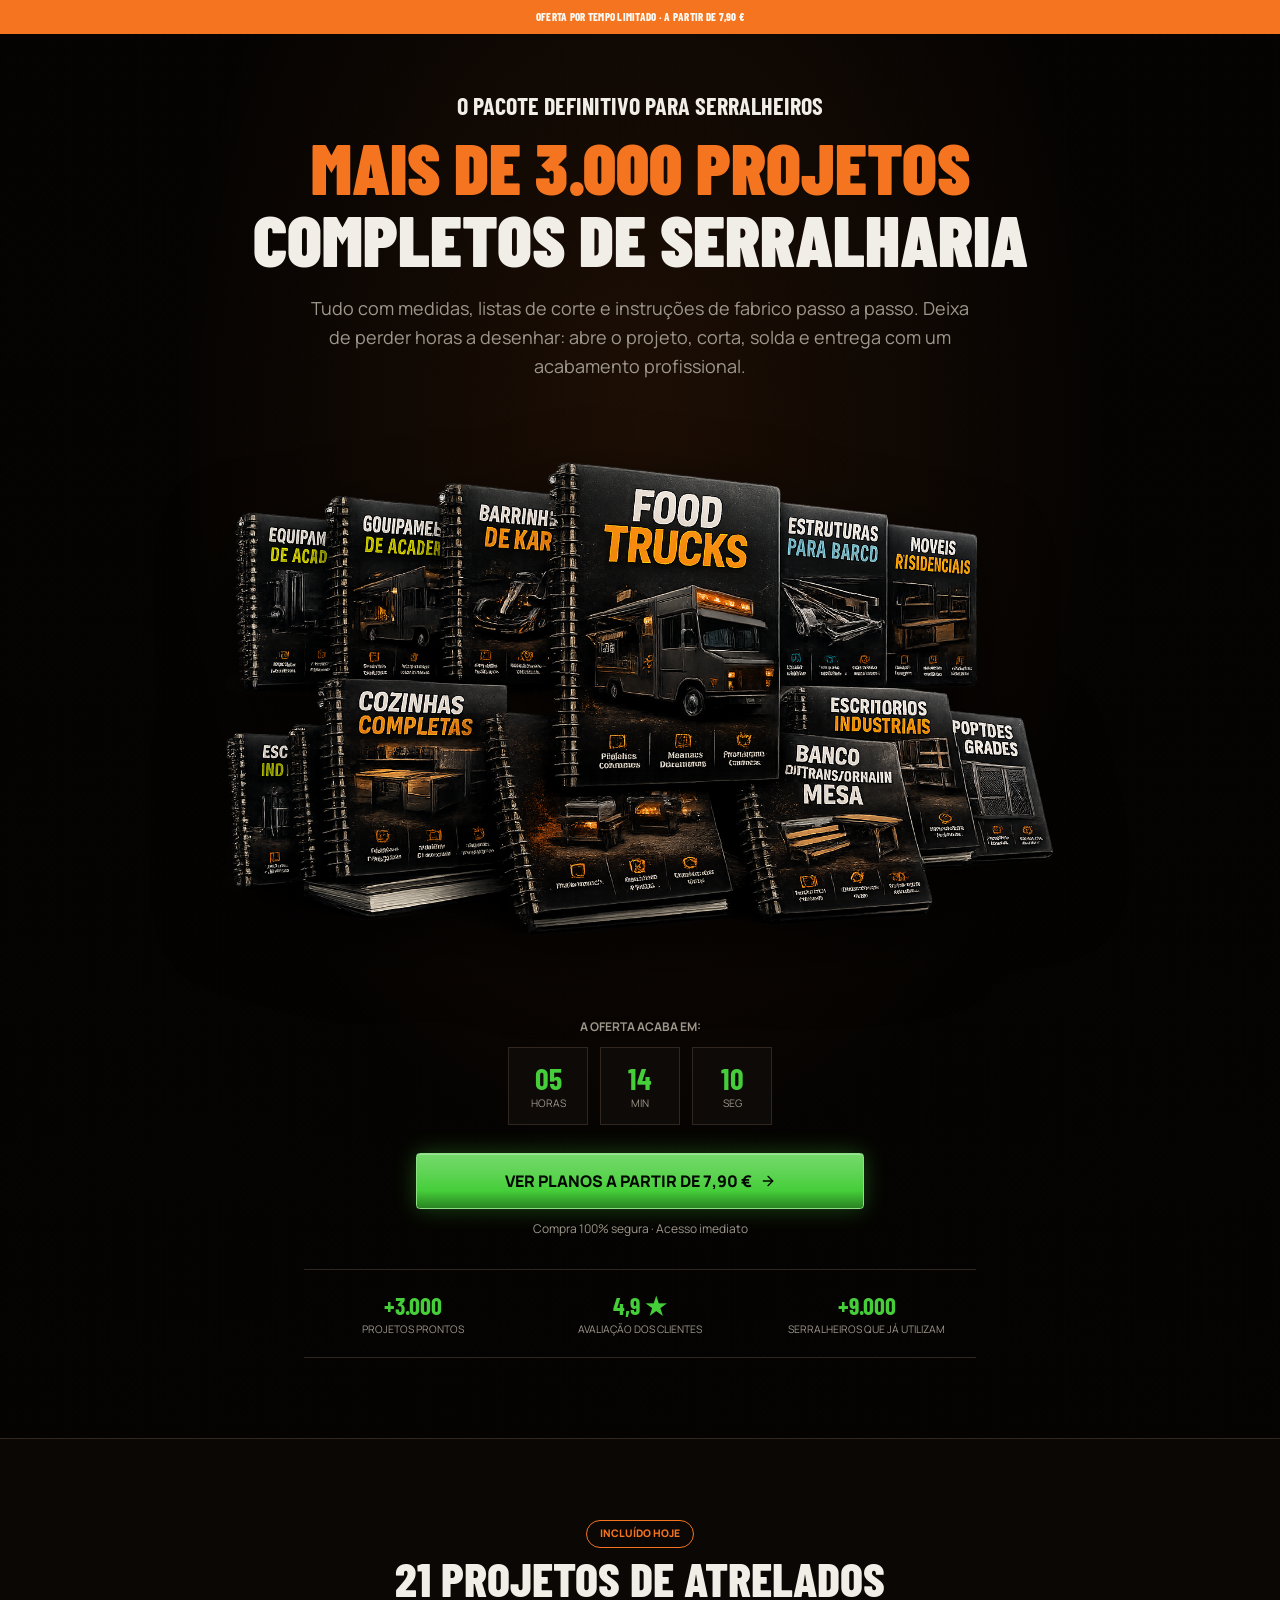
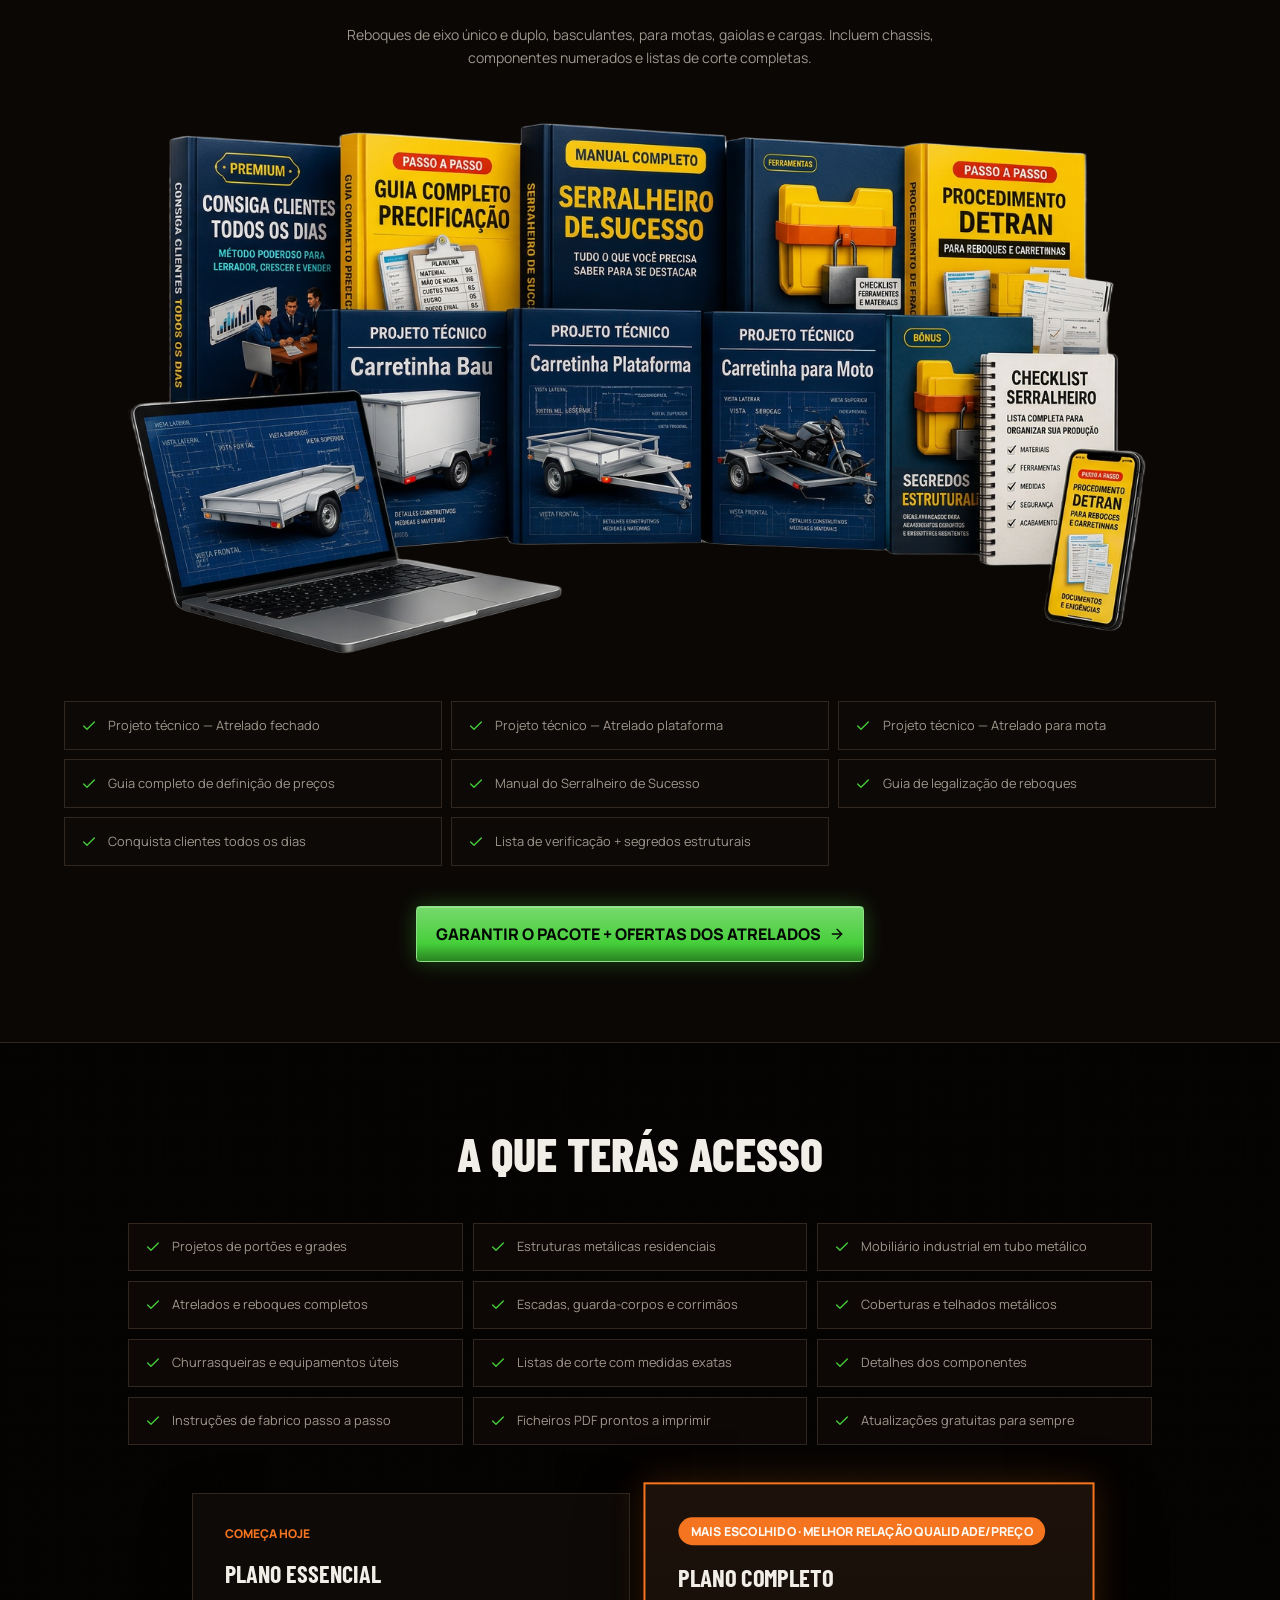
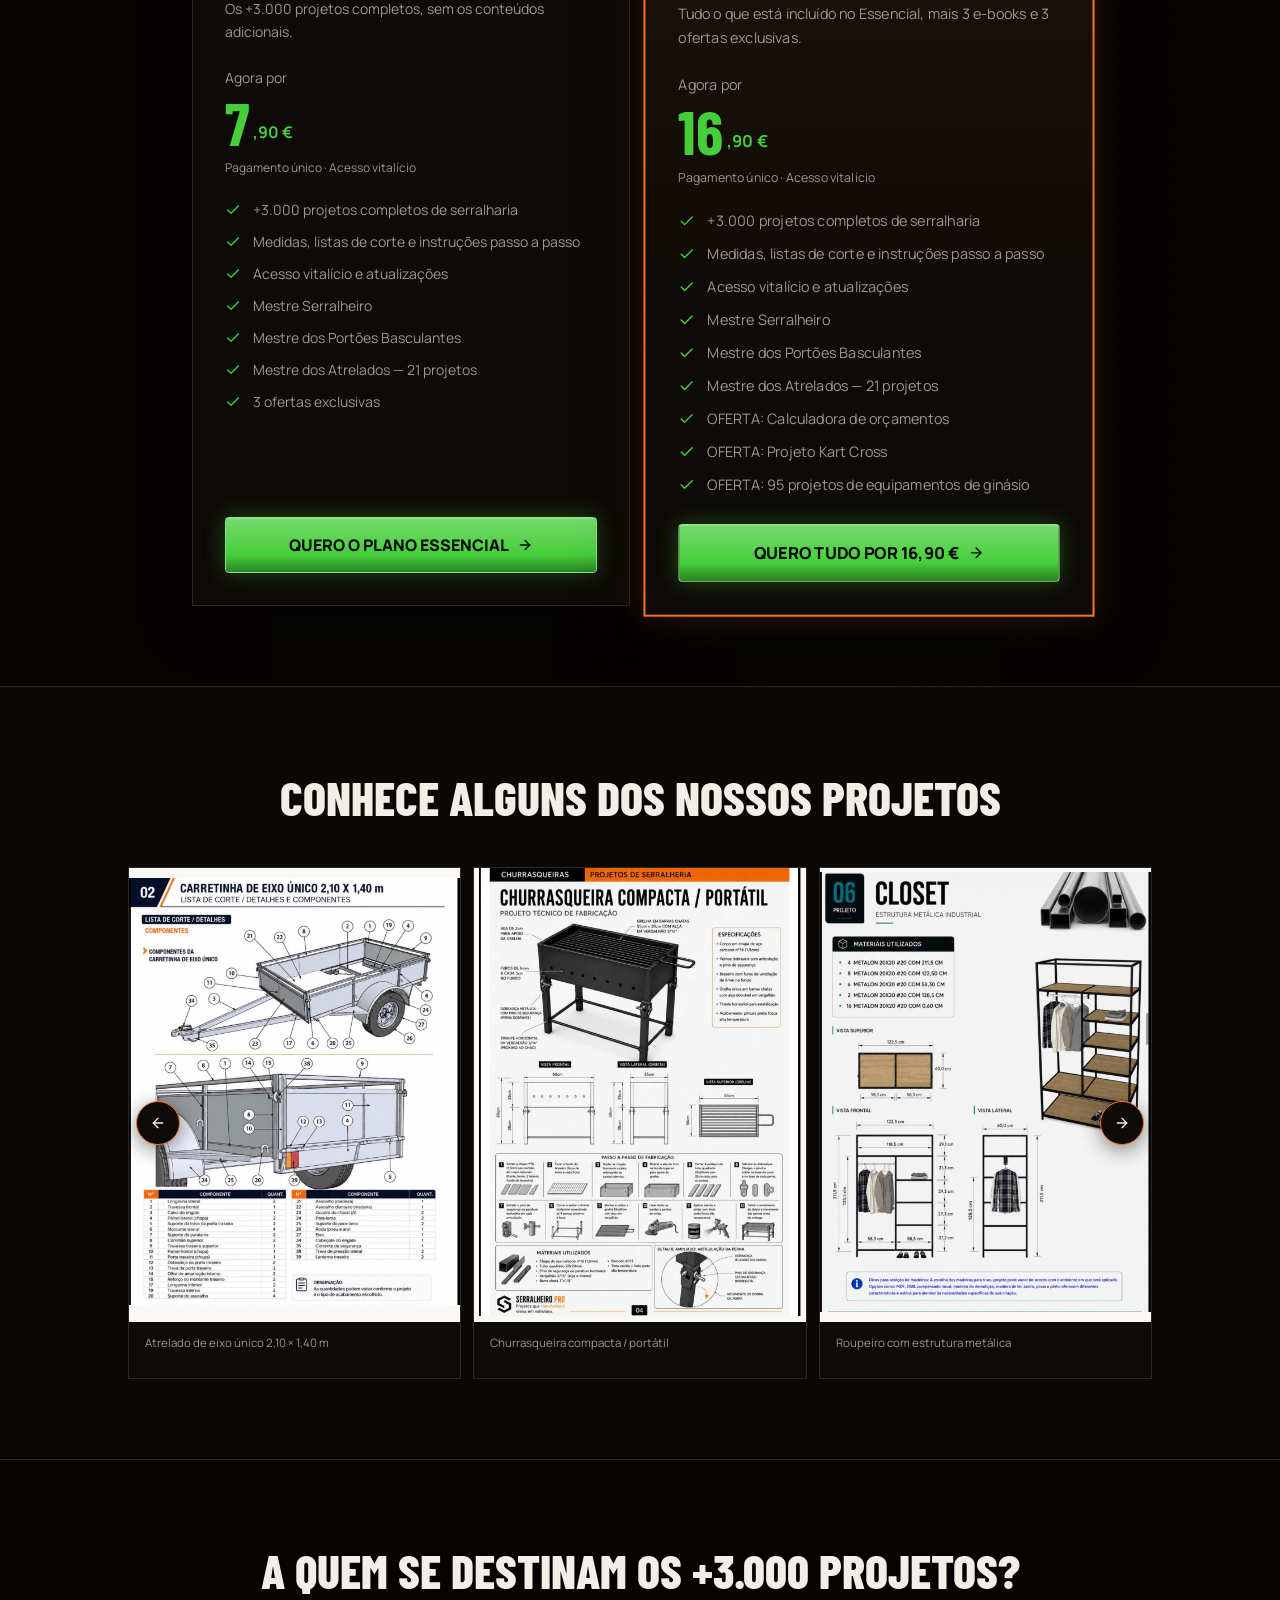
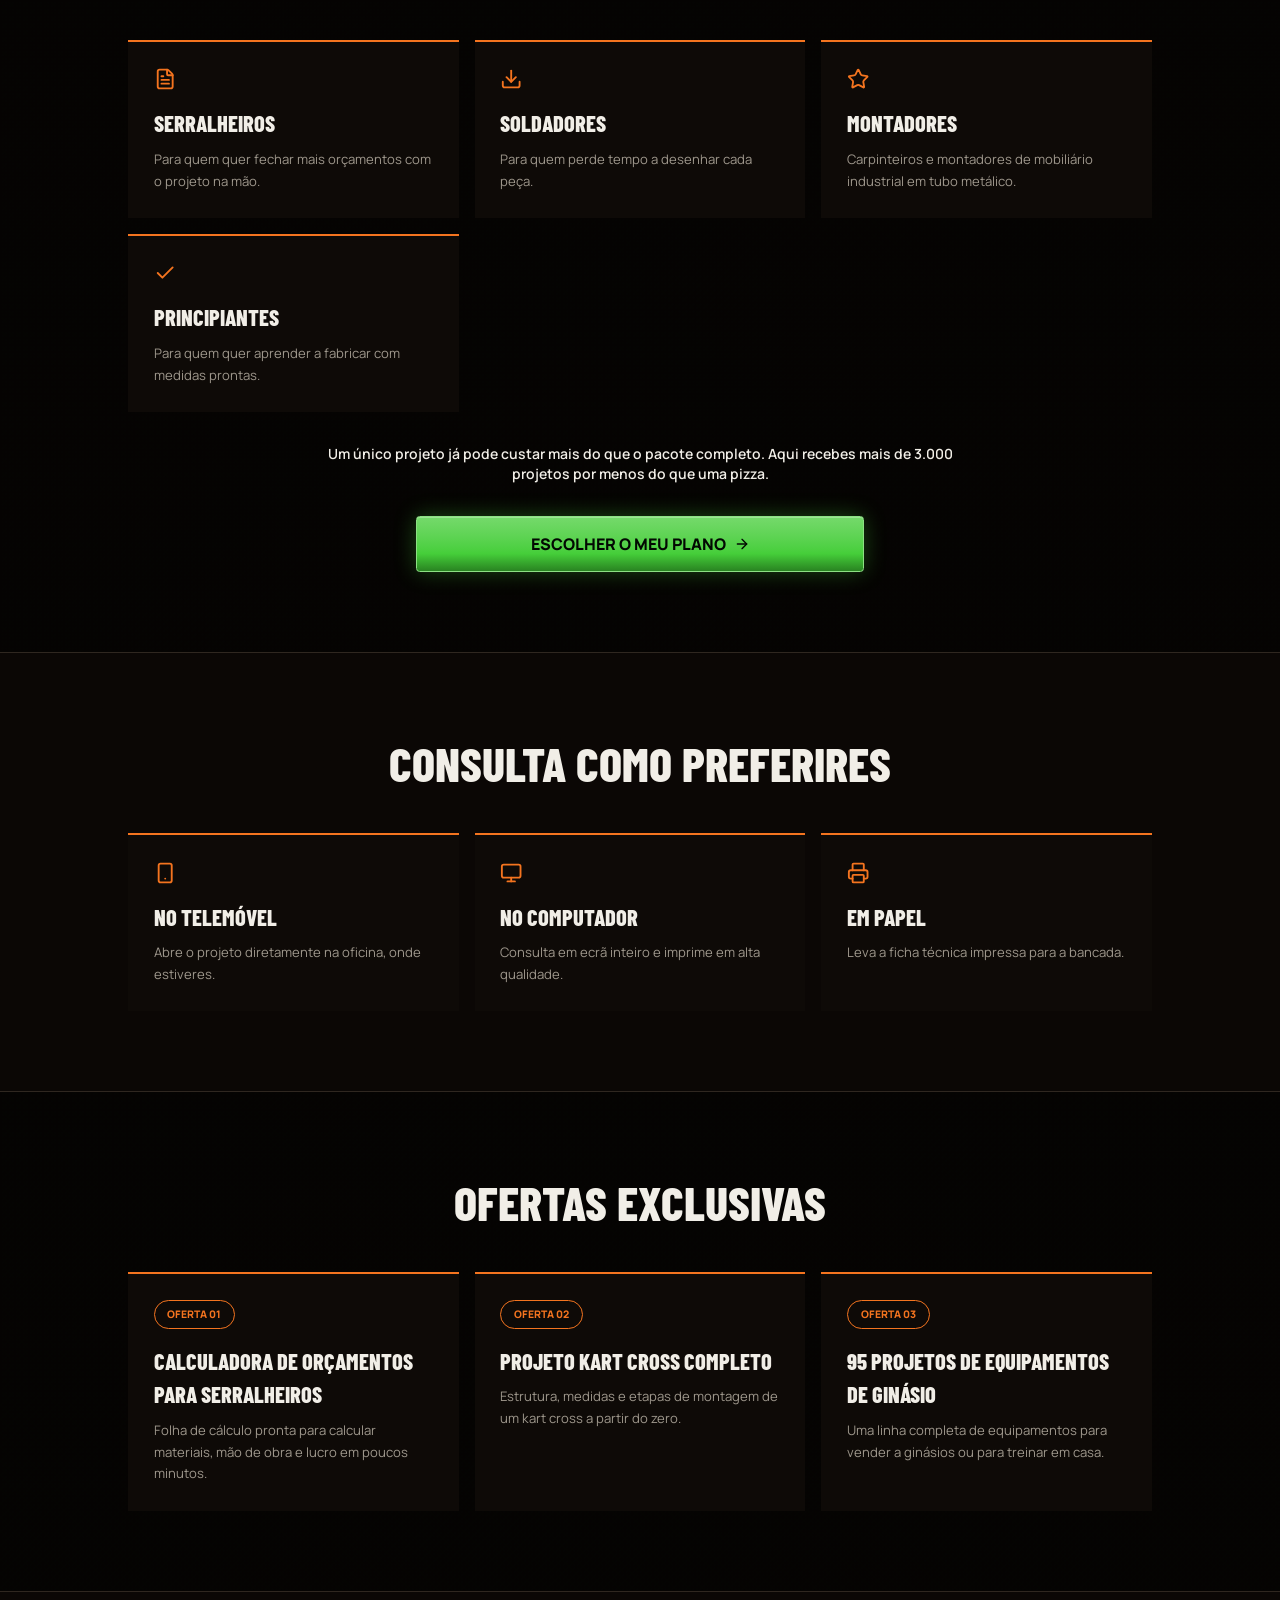
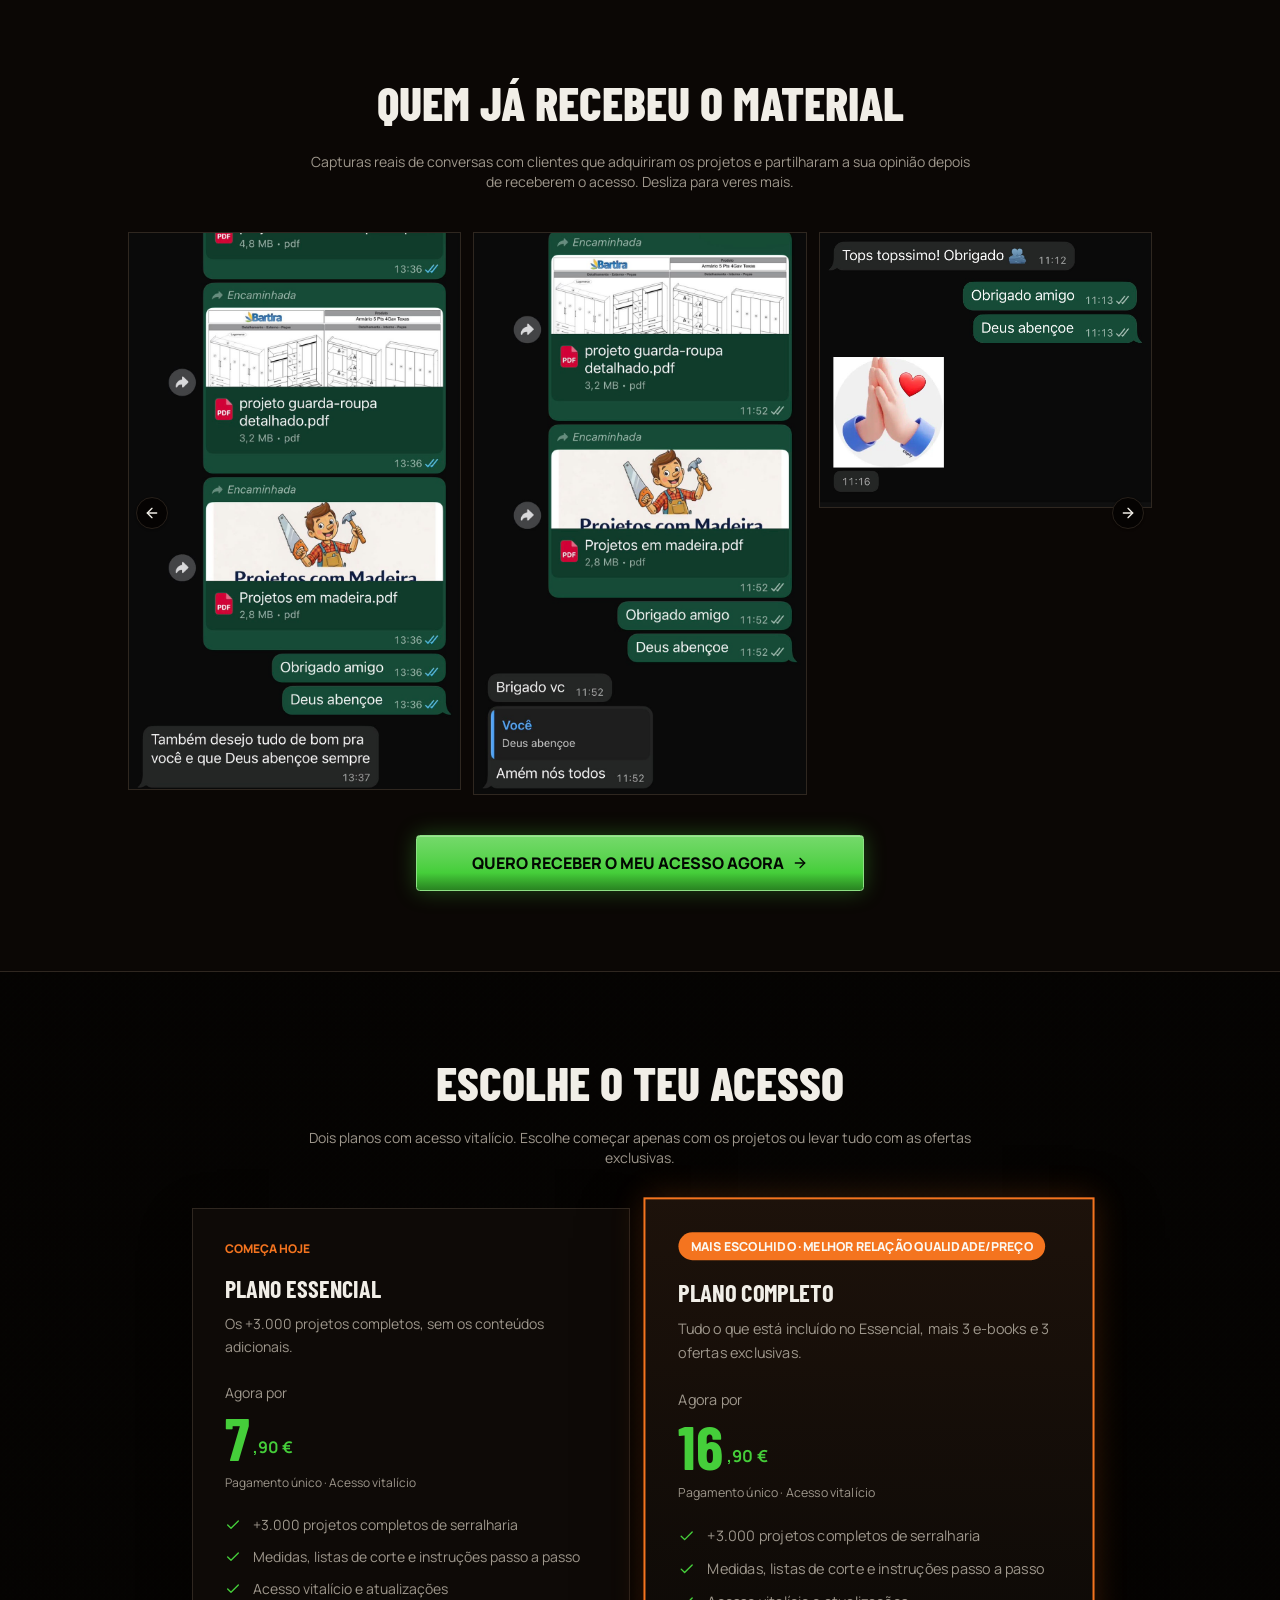
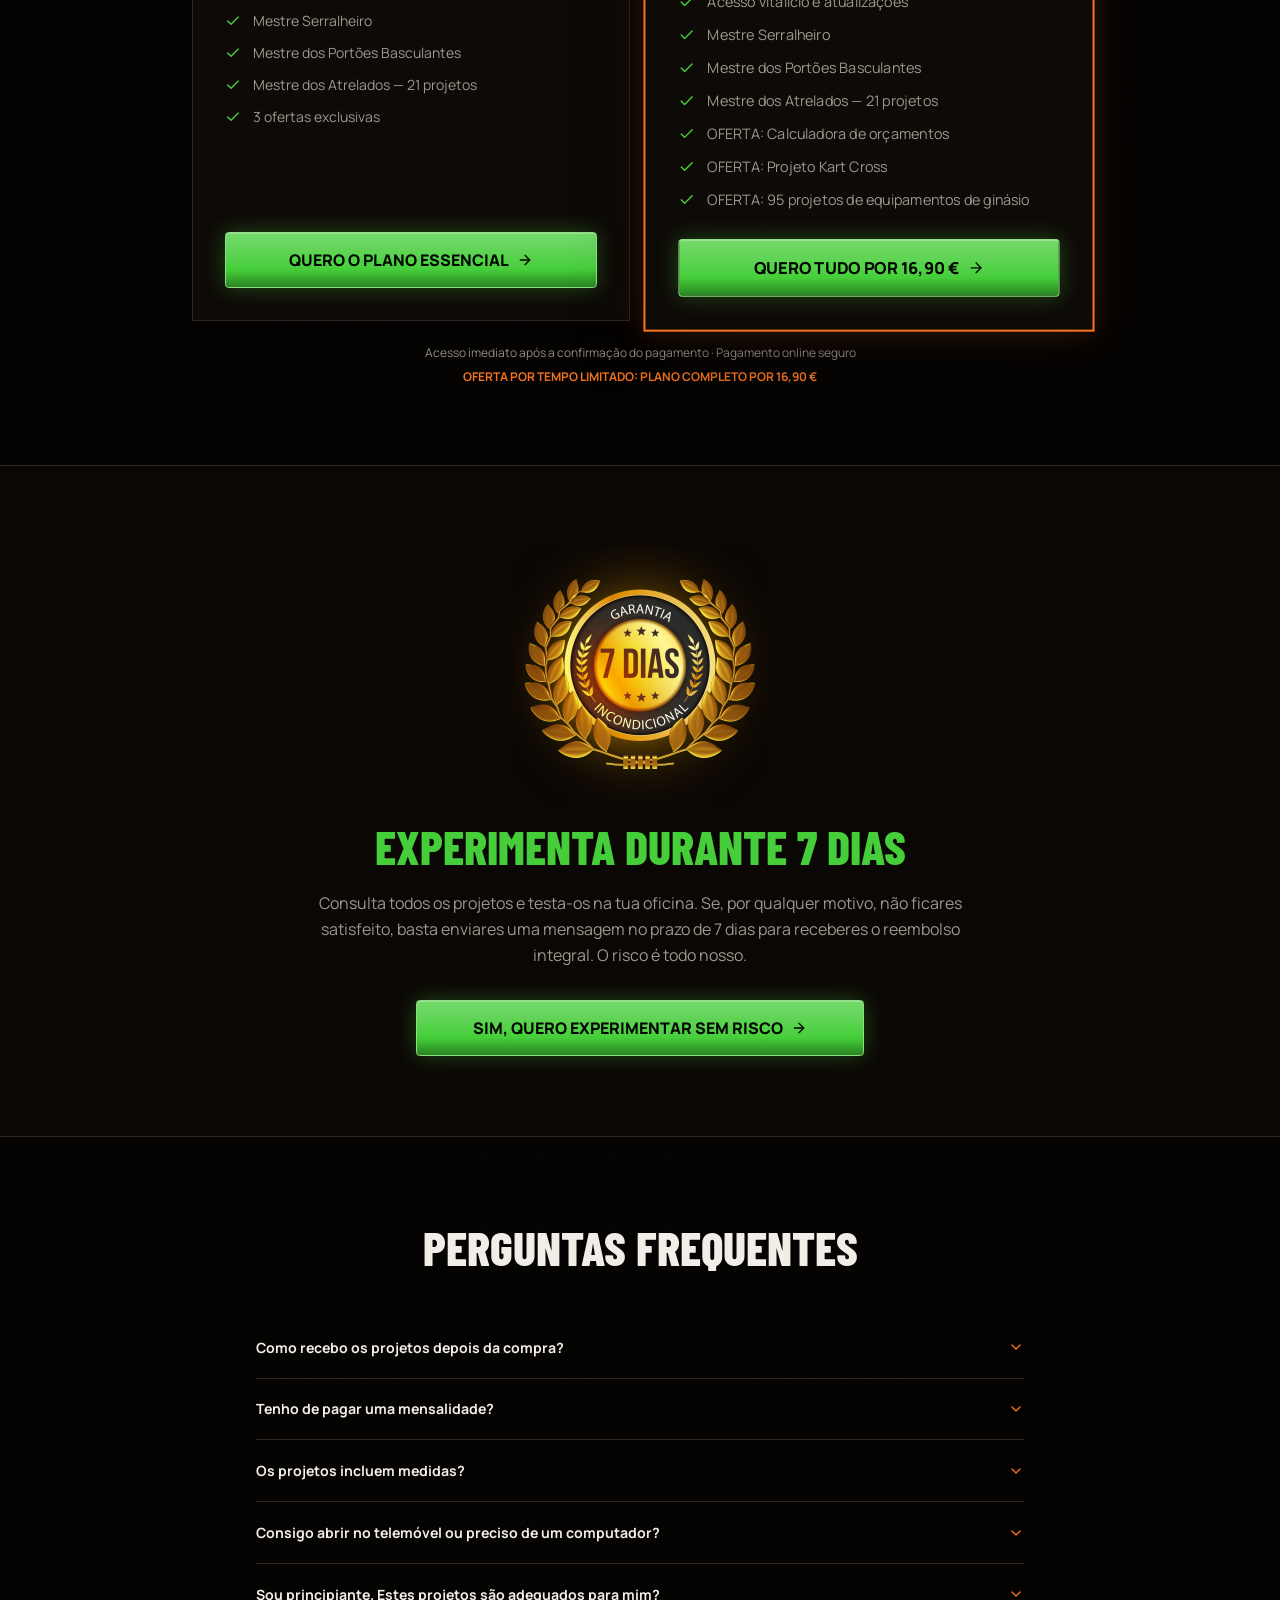
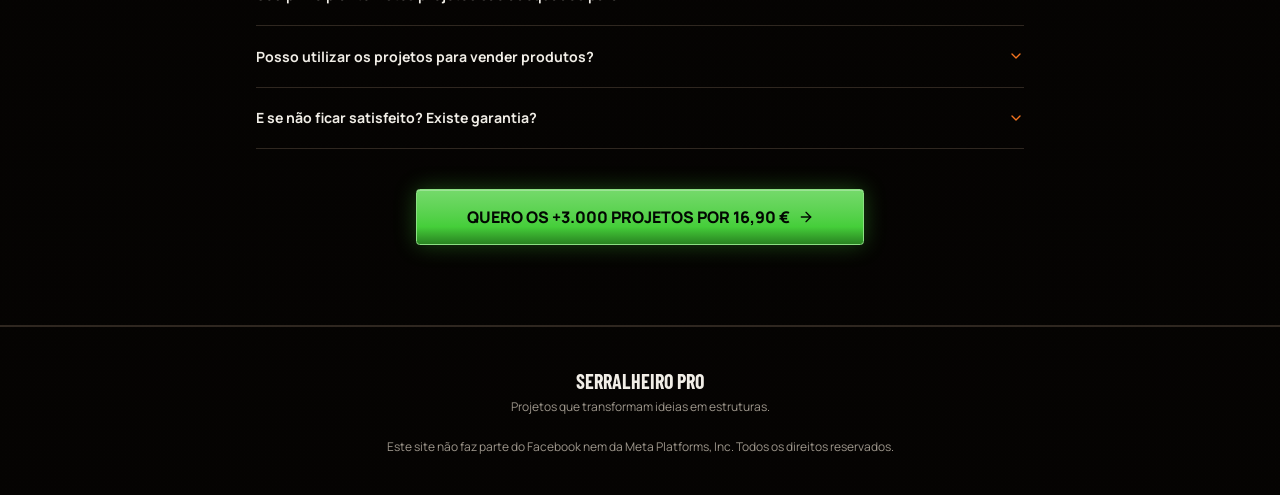
<file: index.html>
<!DOCTYPE html>
<html lang="pt">
<head>
<meta charset="utf-8"/>
<meta name="viewport" content="width=device-width, initial-scale=1"/>
<title>+3.000 Projetos Completos de Serralharia | Serralheiro PRO</title>
<meta name="author" content="Projetos de Serralheria"/>
<meta name="description" content="Mais de 3.000 projetos de serralharia com medidas, listas de corte e instruções de fabrico passo a passo."/>
<meta property="og:title" content="+3.000 Projetos Completos de Serralharia"/>
<meta property="og:description" content="Projetos prontos para cortar, soldar e entregar com um acabamento profissional."/>
<meta property="og:type" content="website"/>
<meta property="og:image" content="assets/img/og-image.png"/>
<meta name="twitter:card" content="summary_large_image"/>
<meta name="twitter:title" content="+3.000 Projetos Completos de Serralharia"/>
<meta name="twitter:description" content="Projetos prontos para cortar, soldar e entregar com um acabamento profissional."/>
<meta name="twitter:image" content="assets/img/og-image.png"/>
<link rel="preload" as="image" href="assets/img/hero-ebooks-collection.png"/>
<link rel="preconnect" href="https://fonts.googleapis.com"/>
<link rel="preconnect" href="https://fonts.gstatic.com" crossorigin/>
<link rel="stylesheet" href="https://fonts.googleapis.com/css2?family=Barlow+Condensed:wght@600;700;800;900&amp;family=Manrope:wght@400;500;600;700;800&amp;display=swap"/>
<link rel="stylesheet" href="assets/styles.css"/>
<style>
  .carousel-viewport{overflow-x:auto;scroll-snap-type:x mandatory;scrollbar-width:none;-webkit-overflow-scrolling:touch}
  .carousel-viewport::-webkit-scrollbar{display:none}
  .carousel-viewport>.flex>[role=group]{scroll-snap-align:start}
</style>
</head>
<body>
<main class="sales-page overflow-hidden bg-background text-foreground"><header class="top-strip font-display text-sm font-extrabold uppercase tracking-wide sm:text-base">Oferta por tempo limitado · A PARTIR DE 7,90 €</header><section class="hero-section section-band px-4 pb-14 pt-8 text-center sm:px-5 sm:pb-20 sm:pt-14"><div class="mx-auto max-w-6xl"><p class="font-display text-xl font-bold uppercase text-foreground sm:text-2xl">O pacote definitivo para serralheiros</p><h1 class="mx-auto mt-2 max-w-4xl font-display text-4xl font-black uppercase leading-none sm:text-6xl lg:text-7xl"><span class="text-highlight">Mais de 3.000 projetos</span><br/>completos de serralharia</h1><p class="mx-auto mt-5 max-w-2xl text-sm leading-relaxed text-muted-foreground sm:text-lg">Tudo com medidas, listas de corte e instruções de fabrico passo a passo. Deixa de perder horas a desenhar: abre o projeto, corta, solda e entrega com um acabamento profissional.</p><img src="assets/img/hero-ebooks-collection.png" alt="Coleção com mais de 3.000 projetos completos de serralharia" class="hero-product mx-auto mt-7 w-full max-w-4xl"/><p class="mt-3 text-xs font-bold uppercase text-muted-foreground">A oferta acaba em:</p><div class="mx-auto mt-3 flex max-w-xs justify-center gap-3"><div class="w-20 border border-border bg-card px-2 py-3"><strong class="block font-display text-3xl text-primary">05</strong><span class="text-[10px] uppercase text-muted-foreground">Horas</span></div><div class="w-20 border border-border bg-card px-2 py-3"><strong class="block font-display text-3xl text-primary">14</strong><span class="text-[10px] uppercase text-muted-foreground">Min</span></div><div class="w-20 border border-border bg-card px-2 py-3"><strong class="block font-display text-3xl text-primary">10</strong><span class="text-[10px] uppercase text-muted-foreground">Seg</span></div></div><div class="mt-7 flex justify-center"><a href="#planos" class="inline-flex items-center justify-center gap-2 cursor-pointer transition-colors focus-visible:outline-none focus-visible:ring-1 focus-visible:ring-ring disabled:pointer-events-none disabled:opacity-50 disabled:cursor-not-allowed [&amp;_svg]:pointer-events-none [&amp;_svg]:size-4 [&amp;_svg]:shrink-0 bg-primary text-primary-foreground shadow hover:bg-primary/90 rounded-md buy-button h-14 w-full max-w-md whitespace-normal px-4 text-center text-sm font-extrabold uppercase leading-tight tracking-normal sm:text-base">Ver planos a partir de 7,90 €<svg xmlns="http://www.w3.org/2000/svg" width="24" height="24" viewBox="0 0 24 24" fill="none" stroke="currentColor" stroke-width="2" stroke-linecap="round" stroke-linejoin="round" class="lucide lucide-arrow-right" aria-hidden="true"><path d="M5 12h14"></path><path d="m12 5 7 7-7 7"></path></svg></a></div><p class="mt-3 text-xs text-muted-foreground">Compra 100% segura · Acesso imediato</p><div class="mx-auto mt-8 grid max-w-2xl grid-cols-3 gap-2 border-y border-border py-5"><div><strong class="font-display text-2xl text-primary">+3.000</strong><span>Projetos prontos</span></div><div><strong class="font-display text-2xl text-primary">4,9 ★</strong><span>Avaliação dos clientes</span></div><div><strong class="font-display text-2xl text-primary">+9.000</strong><span>Serralheiros que já utilizam</span></div></div></div></section><section class="section-band px-4 py-14 sm:px-5 sm:py-20"><div class="mx-auto max-w-6xl text-center"><span class="tag">INCLUÍDO HOJE</span><div class="mx-auto mb-10 max-w-3xl text-center"><h2 class="font-display text-3xl font-extrabold uppercase leading-tight text-foreground sm:text-5xl">21 Projetos de Atrelados</h2></div><p class="mx-auto -mt-6 max-w-2xl text-sm leading-relaxed text-muted-foreground">Reboques de eixo único e duplo, basculantes, para motas, gaiolas e cargas. Incluem chassis, componentes numerados e listas de corte completas.</p><img src="assets/img/ebooks-carretinhas.png" alt="Projetos de atrelados e guias profissionais incluídos" class="mx-auto mt-7 w-full max-w-5xl rounded-sm" loading="lazy"/><div class="category-grid mt-8"><div><svg xmlns="http://www.w3.org/2000/svg" width="24" height="24" viewBox="0 0 24 24" fill="none" stroke="currentColor" stroke-width="2" stroke-linecap="round" stroke-linejoin="round" class="lucide lucide-check" aria-hidden="true"><path d="M20 6 9 17l-5-5"></path></svg>Projeto técnico — Atrelado fechado</div><div><svg xmlns="http://www.w3.org/2000/svg" width="24" height="24" viewBox="0 0 24 24" fill="none" stroke="currentColor" stroke-width="2" stroke-linecap="round" stroke-linejoin="round" class="lucide lucide-check" aria-hidden="true"><path d="M20 6 9 17l-5-5"></path></svg>Projeto técnico — Atrelado plataforma</div><div><svg xmlns="http://www.w3.org/2000/svg" width="24" height="24" viewBox="0 0 24 24" fill="none" stroke="currentColor" stroke-width="2" stroke-linecap="round" stroke-linejoin="round" class="lucide lucide-check" aria-hidden="true"><path d="M20 6 9 17l-5-5"></path></svg>Projeto técnico — Atrelado para mota</div><div><svg xmlns="http://www.w3.org/2000/svg" width="24" height="24" viewBox="0 0 24 24" fill="none" stroke="currentColor" stroke-width="2" stroke-linecap="round" stroke-linejoin="round" class="lucide lucide-check" aria-hidden="true"><path d="M20 6 9 17l-5-5"></path></svg>Guia completo de definição de preços</div><div><svg xmlns="http://www.w3.org/2000/svg" width="24" height="24" viewBox="0 0 24 24" fill="none" stroke="currentColor" stroke-width="2" stroke-linecap="round" stroke-linejoin="round" class="lucide lucide-check" aria-hidden="true"><path d="M20 6 9 17l-5-5"></path></svg>Manual do Serralheiro de Sucesso</div><div><svg xmlns="http://www.w3.org/2000/svg" width="24" height="24" viewBox="0 0 24 24" fill="none" stroke="currentColor" stroke-width="2" stroke-linecap="round" stroke-linejoin="round" class="lucide lucide-check" aria-hidden="true"><path d="M20 6 9 17l-5-5"></path></svg>Guia de legalização de reboques</div><div><svg xmlns="http://www.w3.org/2000/svg" width="24" height="24" viewBox="0 0 24 24" fill="none" stroke="currentColor" stroke-width="2" stroke-linecap="round" stroke-linejoin="round" class="lucide lucide-check" aria-hidden="true"><path d="M20 6 9 17l-5-5"></path></svg>Conquista clientes todos os dias</div><div><svg xmlns="http://www.w3.org/2000/svg" width="24" height="24" viewBox="0 0 24 24" fill="none" stroke="currentColor" stroke-width="2" stroke-linecap="round" stroke-linejoin="round" class="lucide lucide-check" aria-hidden="true"><path d="M20 6 9 17l-5-5"></path></svg>Lista de verificação + segredos estruturais</div></div><div class="mt-10 flex justify-center"><a href="https://pay.mycheckoutt.com/01a0b0da-e0c2-7373-b356-800dc5cab525?ref=" target="_blank" rel="noopener noreferrer" class="inline-flex items-center justify-center gap-2 cursor-pointer transition-colors focus-visible:outline-none focus-visible:ring-1 focus-visible:ring-ring disabled:pointer-events-none disabled:opacity-50 disabled:cursor-not-allowed [&amp;_svg]:pointer-events-none [&amp;_svg]:size-4 [&amp;_svg]:shrink-0 bg-primary text-primary-foreground shadow hover:bg-primary/90 rounded-md buy-button h-14 w-full max-w-md whitespace-normal px-4 text-center text-sm font-extrabold uppercase leading-tight tracking-normal sm:text-base">Garantir o pacote + ofertas dos atrelados<svg xmlns="http://www.w3.org/2000/svg" width="24" height="24" viewBox="0 0 24 24" fill="none" stroke="currentColor" stroke-width="2" stroke-linecap="round" stroke-linejoin="round" class="lucide lucide-arrow-right" aria-hidden="true"><path d="M5 12h14"></path><path d="m12 5 7 7-7 7"></path></svg></a></div></div></section><section class="section-band px-4 py-14 sm:px-5 sm:py-20"><div class="mx-auto max-w-5xl"><div class="mx-auto mb-10 max-w-3xl text-center"><h2 class="font-display text-3xl font-extrabold uppercase leading-tight text-foreground sm:text-5xl">A que terás acesso</h2></div><div class="access-grid"><div><svg xmlns="http://www.w3.org/2000/svg" width="24" height="24" viewBox="0 0 24 24" fill="none" stroke="currentColor" stroke-width="2" stroke-linecap="round" stroke-linejoin="round" class="lucide lucide-check" aria-hidden="true"><path d="M20 6 9 17l-5-5"></path></svg>Projetos de portões e grades</div><div><svg xmlns="http://www.w3.org/2000/svg" width="24" height="24" viewBox="0 0 24 24" fill="none" stroke="currentColor" stroke-width="2" stroke-linecap="round" stroke-linejoin="round" class="lucide lucide-check" aria-hidden="true"><path d="M20 6 9 17l-5-5"></path></svg>Estruturas metálicas residenciais</div><div><svg xmlns="http://www.w3.org/2000/svg" width="24" height="24" viewBox="0 0 24 24" fill="none" stroke="currentColor" stroke-width="2" stroke-linecap="round" stroke-linejoin="round" class="lucide lucide-check" aria-hidden="true"><path d="M20 6 9 17l-5-5"></path></svg>Mobiliário industrial em tubo metálico</div><div><svg xmlns="http://www.w3.org/2000/svg" width="24" height="24" viewBox="0 0 24 24" fill="none" stroke="currentColor" stroke-width="2" stroke-linecap="round" stroke-linejoin="round" class="lucide lucide-check" aria-hidden="true"><path d="M20 6 9 17l-5-5"></path></svg>Atrelados e reboques completos</div><div><svg xmlns="http://www.w3.org/2000/svg" width="24" height="24" viewBox="0 0 24 24" fill="none" stroke="currentColor" stroke-width="2" stroke-linecap="round" stroke-linejoin="round" class="lucide lucide-check" aria-hidden="true"><path d="M20 6 9 17l-5-5"></path></svg>Escadas, guarda-corpos e corrimãos</div><div><svg xmlns="http://www.w3.org/2000/svg" width="24" height="24" viewBox="0 0 24 24" fill="none" stroke="currentColor" stroke-width="2" stroke-linecap="round" stroke-linejoin="round" class="lucide lucide-check" aria-hidden="true"><path d="M20 6 9 17l-5-5"></path></svg>Coberturas e telhados metálicos</div><div><svg xmlns="http://www.w3.org/2000/svg" width="24" height="24" viewBox="0 0 24 24" fill="none" stroke="currentColor" stroke-width="2" stroke-linecap="round" stroke-linejoin="round" class="lucide lucide-check" aria-hidden="true"><path d="M20 6 9 17l-5-5"></path></svg>Churrasqueiras e equipamentos úteis</div><div><svg xmlns="http://www.w3.org/2000/svg" width="24" height="24" viewBox="0 0 24 24" fill="none" stroke="currentColor" stroke-width="2" stroke-linecap="round" stroke-linejoin="round" class="lucide lucide-check" aria-hidden="true"><path d="M20 6 9 17l-5-5"></path></svg>Listas de corte com medidas exatas</div><div><svg xmlns="http://www.w3.org/2000/svg" width="24" height="24" viewBox="0 0 24 24" fill="none" stroke="currentColor" stroke-width="2" stroke-linecap="round" stroke-linejoin="round" class="lucide lucide-check" aria-hidden="true"><path d="M20 6 9 17l-5-5"></path></svg>Detalhes dos componentes</div><div><svg xmlns="http://www.w3.org/2000/svg" width="24" height="24" viewBox="0 0 24 24" fill="none" stroke="currentColor" stroke-width="2" stroke-linecap="round" stroke-linejoin="round" class="lucide lucide-check" aria-hidden="true"><path d="M20 6 9 17l-5-5"></path></svg>Instruções de fabrico passo a passo</div><div><svg xmlns="http://www.w3.org/2000/svg" width="24" height="24" viewBox="0 0 24 24" fill="none" stroke="currentColor" stroke-width="2" stroke-linecap="round" stroke-linejoin="round" class="lucide lucide-check" aria-hidden="true"><path d="M20 6 9 17l-5-5"></path></svg>Ficheiros PDF prontos a imprimir</div><div><svg xmlns="http://www.w3.org/2000/svg" width="24" height="24" viewBox="0 0 24 24" fill="none" stroke="currentColor" stroke-width="2" stroke-linecap="round" stroke-linejoin="round" class="lucide lucide-check" aria-hidden="true"><path d="M20 6 9 17l-5-5"></path></svg>Atualizações gratuitas para sempre</div></div><div id="planos" class="mx-auto mt-12 grid max-w-4xl scroll-mt-4 gap-5 md:grid-cols-2"><article class="plan-card "><span class="mb-4 text-xs font-extrabold uppercase text-highlight">Começa hoje</span><p class="font-display text-2xl font-bold uppercase text-foreground">Plano Essencial</p><p class="mt-2 text-sm leading-relaxed text-muted-foreground">Os +3.000 projetos completos, sem os conteúdos adicionais.</p><p class="mt-6 text-sm text-muted-foreground">Agora por</p><div class="mt-1 flex items-start gap-1 text-primary"><strong class="font-display text-6xl leading-none">7</strong><span class="mt-7 font-bold">,90 €</span></div><p class="mb-6 mt-2 text-xs text-muted-foreground">Pagamento único · Acesso vitalício</p><ul class="mb-7 space-y-3"><li class="flex gap-3 text-sm text-muted-foreground"><svg xmlns="http://www.w3.org/2000/svg" width="24" height="24" viewBox="0 0 24 24" fill="none" stroke="currentColor" stroke-width="2" stroke-linecap="round" stroke-linejoin="round" class="lucide lucide-check mt-0.5 size-4 shrink-0 text-primary" aria-hidden="true"><path d="M20 6 9 17l-5-5"></path></svg>+3.000 projetos completos de serralharia</li><li class="flex gap-3 text-sm text-muted-foreground"><svg xmlns="http://www.w3.org/2000/svg" width="24" height="24" viewBox="0 0 24 24" fill="none" stroke="currentColor" stroke-width="2" stroke-linecap="round" stroke-linejoin="round" class="lucide lucide-check mt-0.5 size-4 shrink-0 text-primary" aria-hidden="true"><path d="M20 6 9 17l-5-5"></path></svg>Medidas, listas de corte e instruções passo a passo</li><li class="flex gap-3 text-sm text-muted-foreground"><svg xmlns="http://www.w3.org/2000/svg" width="24" height="24" viewBox="0 0 24 24" fill="none" stroke="currentColor" stroke-width="2" stroke-linecap="round" stroke-linejoin="round" class="lucide lucide-check mt-0.5 size-4 shrink-0 text-primary" aria-hidden="true"><path d="M20 6 9 17l-5-5"></path></svg>Acesso vitalício e atualizações</li><li class="flex gap-3 text-sm text-muted-foreground"><svg xmlns="http://www.w3.org/2000/svg" width="24" height="24" viewBox="0 0 24 24" fill="none" stroke="currentColor" stroke-width="2" stroke-linecap="round" stroke-linejoin="round" class="lucide lucide-check mt-0.5 size-4 shrink-0 text-primary" aria-hidden="true"><path d="M20 6 9 17l-5-5"></path></svg>Mestre Serralheiro</li><li class="flex gap-3 text-sm text-muted-foreground"><svg xmlns="http://www.w3.org/2000/svg" width="24" height="24" viewBox="0 0 24 24" fill="none" stroke="currentColor" stroke-width="2" stroke-linecap="round" stroke-linejoin="round" class="lucide lucide-check mt-0.5 size-4 shrink-0 text-primary" aria-hidden="true"><path d="M20 6 9 17l-5-5"></path></svg>Mestre dos Portões Basculantes</li><li class="flex gap-3 text-sm text-muted-foreground"><svg xmlns="http://www.w3.org/2000/svg" width="24" height="24" viewBox="0 0 24 24" fill="none" stroke="currentColor" stroke-width="2" stroke-linecap="round" stroke-linejoin="round" class="lucide lucide-check mt-0.5 size-4 shrink-0 text-primary" aria-hidden="true"><path d="M20 6 9 17l-5-5"></path></svg>Mestre dos Atrelados — 21 projetos</li><li class="flex gap-3 text-sm text-muted-foreground"><svg xmlns="http://www.w3.org/2000/svg" width="24" height="24" viewBox="0 0 24 24" fill="none" stroke="currentColor" stroke-width="2" stroke-linecap="round" stroke-linejoin="round" class="lucide lucide-check mt-0.5 size-4 shrink-0 text-primary" aria-hidden="true"><path d="M20 6 9 17l-5-5"></path></svg>3 ofertas exclusivas</li></ul><a href="https://pay.mycheckoutt.com/01a0afb6-171b-710b-ad6f-210167cbc99b?ref=" target="_blank" rel="noopener noreferrer" class="inline-flex items-center justify-center gap-2 cursor-pointer transition-colors focus-visible:outline-none focus-visible:ring-1 focus-visible:ring-ring disabled:pointer-events-none disabled:opacity-50 disabled:cursor-not-allowed [&amp;_svg]:pointer-events-none [&amp;_svg]:size-4 [&amp;_svg]:shrink-0 bg-primary text-primary-foreground shadow hover:bg-primary/90 rounded-md buy-button h-14 w-full max-w-md whitespace-normal px-4 text-center text-sm font-extrabold uppercase leading-tight tracking-normal sm:text-base">Quero o plano essencial<svg xmlns="http://www.w3.org/2000/svg" width="24" height="24" viewBox="0 0 24 24" fill="none" stroke="currentColor" stroke-width="2" stroke-linecap="round" stroke-linejoin="round" class="lucide lucide-arrow-right" aria-hidden="true"><path d="M5 12h14"></path><path d="m12 5 7 7-7 7"></path></svg></a></article><article class="plan-card plan-featured"><span class="mb-4 text-xs font-extrabold uppercase text-highlight">Mais escolhido · Melhor relação qualidade/preço</span><p class="font-display text-2xl font-bold uppercase text-foreground">Plano Completo</p><p class="mt-2 text-sm leading-relaxed text-muted-foreground">Tudo o que está incluído no Essencial, mais 3 e-books e 3 ofertas exclusivas.</p><p class="mt-6 text-sm text-muted-foreground">Agora por</p><div class="mt-1 flex items-start gap-1 text-primary"><strong class="font-display text-6xl leading-none">16</strong><span class="mt-7 font-bold">,90 €</span></div><p class="mb-6 mt-2 text-xs text-muted-foreground">Pagamento único · Acesso vitalício</p><ul class="mb-7 space-y-3"><li class="flex gap-3 text-sm text-muted-foreground"><svg xmlns="http://www.w3.org/2000/svg" width="24" height="24" viewBox="0 0 24 24" fill="none" stroke="currentColor" stroke-width="2" stroke-linecap="round" stroke-linejoin="round" class="lucide lucide-check mt-0.5 size-4 shrink-0 text-primary" aria-hidden="true"><path d="M20 6 9 17l-5-5"></path></svg>+3.000 projetos completos de serralharia</li><li class="flex gap-3 text-sm text-muted-foreground"><svg xmlns="http://www.w3.org/2000/svg" width="24" height="24" viewBox="0 0 24 24" fill="none" stroke="currentColor" stroke-width="2" stroke-linecap="round" stroke-linejoin="round" class="lucide lucide-check mt-0.5 size-4 shrink-0 text-primary" aria-hidden="true"><path d="M20 6 9 17l-5-5"></path></svg>Medidas, listas de corte e instruções passo a passo</li><li class="flex gap-3 text-sm text-muted-foreground"><svg xmlns="http://www.w3.org/2000/svg" width="24" height="24" viewBox="0 0 24 24" fill="none" stroke="currentColor" stroke-width="2" stroke-linecap="round" stroke-linejoin="round" class="lucide lucide-check mt-0.5 size-4 shrink-0 text-primary" aria-hidden="true"><path d="M20 6 9 17l-5-5"></path></svg>Acesso vitalício e atualizações</li><li class="flex gap-3 text-sm text-muted-foreground"><svg xmlns="http://www.w3.org/2000/svg" width="24" height="24" viewBox="0 0 24 24" fill="none" stroke="currentColor" stroke-width="2" stroke-linecap="round" stroke-linejoin="round" class="lucide lucide-check mt-0.5 size-4 shrink-0 text-primary" aria-hidden="true"><path d="M20 6 9 17l-5-5"></path></svg>Mestre Serralheiro</li><li class="flex gap-3 text-sm text-muted-foreground"><svg xmlns="http://www.w3.org/2000/svg" width="24" height="24" viewBox="0 0 24 24" fill="none" stroke="currentColor" stroke-width="2" stroke-linecap="round" stroke-linejoin="round" class="lucide lucide-check mt-0.5 size-4 shrink-0 text-primary" aria-hidden="true"><path d="M20 6 9 17l-5-5"></path></svg>Mestre dos Portões Basculantes</li><li class="flex gap-3 text-sm text-muted-foreground"><svg xmlns="http://www.w3.org/2000/svg" width="24" height="24" viewBox="0 0 24 24" fill="none" stroke="currentColor" stroke-width="2" stroke-linecap="round" stroke-linejoin="round" class="lucide lucide-check mt-0.5 size-4 shrink-0 text-primary" aria-hidden="true"><path d="M20 6 9 17l-5-5"></path></svg>Mestre dos Atrelados — 21 projetos</li><li class="flex gap-3 text-sm text-muted-foreground"><svg xmlns="http://www.w3.org/2000/svg" width="24" height="24" viewBox="0 0 24 24" fill="none" stroke="currentColor" stroke-width="2" stroke-linecap="round" stroke-linejoin="round" class="lucide lucide-check mt-0.5 size-4 shrink-0 text-primary" aria-hidden="true"><path d="M20 6 9 17l-5-5"></path></svg>OFERTA: Calculadora de orçamentos</li><li class="flex gap-3 text-sm text-muted-foreground"><svg xmlns="http://www.w3.org/2000/svg" width="24" height="24" viewBox="0 0 24 24" fill="none" stroke="currentColor" stroke-width="2" stroke-linecap="round" stroke-linejoin="round" class="lucide lucide-check mt-0.5 size-4 shrink-0 text-primary" aria-hidden="true"><path d="M20 6 9 17l-5-5"></path></svg>OFERTA: Projeto Kart Cross</li><li class="flex gap-3 text-sm text-muted-foreground"><svg xmlns="http://www.w3.org/2000/svg" width="24" height="24" viewBox="0 0 24 24" fill="none" stroke="currentColor" stroke-width="2" stroke-linecap="round" stroke-linejoin="round" class="lucide lucide-check mt-0.5 size-4 shrink-0 text-primary" aria-hidden="true"><path d="M20 6 9 17l-5-5"></path></svg>OFERTA: 95 projetos de equipamentos de ginásio</li></ul><a href="https://pay.mycheckoutt.com/01a0b0da-e0c2-7373-b356-800dc5cab525?ref=" target="_blank" rel="noopener noreferrer" class="inline-flex items-center justify-center gap-2 cursor-pointer transition-colors focus-visible:outline-none focus-visible:ring-1 focus-visible:ring-ring disabled:pointer-events-none disabled:opacity-50 disabled:cursor-not-allowed [&amp;_svg]:pointer-events-none [&amp;_svg]:size-4 [&amp;_svg]:shrink-0 bg-primary text-primary-foreground shadow hover:bg-primary/90 rounded-md buy-button h-14 w-full max-w-md whitespace-normal px-4 text-center text-sm font-extrabold uppercase leading-tight tracking-normal sm:text-base">Quero tudo por 16,90 €<svg xmlns="http://www.w3.org/2000/svg" width="24" height="24" viewBox="0 0 24 24" fill="none" stroke="currentColor" stroke-width="2" stroke-linecap="round" stroke-linejoin="round" class="lucide lucide-arrow-right" aria-hidden="true"><path d="M5 12h14"></path><path d="m12 5 7 7-7 7"></path></svg></a></article></div></div></section><section class="section-band px-4 py-14 sm:px-5 sm:py-20"><div class="mx-auto max-w-6xl"><div class="mx-auto mb-10 max-w-3xl text-center"><h2 class="font-display text-3xl font-extrabold uppercase leading-tight text-foreground sm:text-5xl">Conhece alguns dos nossos projetos</h2></div><div class="relative project-carousel mx-auto max-w-5xl" role="region" aria-roledescription="carousel"><div class="overflow-hidden"><div class="flex -ml-3"><div role="group" aria-roledescription="slide" class="min-w-0 shrink-0 grow-0 basis-[88%] pl-3 sm:basis-1/2 lg:basis-1/3"><figure><img src="assets/img/image-4.png" alt="Atrelado de eixo único 2,10 × 1,40 m"/><figcaption>Atrelado de eixo único 2,10 × 1,40 m</figcaption></figure></div><div role="group" aria-roledescription="slide" class="min-w-0 shrink-0 grow-0 basis-[88%] pl-3 sm:basis-1/2 lg:basis-1/3"><figure><img src="assets/img/image-5.png" alt="Churrasqueira compacta / portátil"/><figcaption>Churrasqueira compacta / portátil</figcaption></figure></div><div role="group" aria-roledescription="slide" class="min-w-0 shrink-0 grow-0 basis-[88%] pl-3 sm:basis-1/2 lg:basis-1/3"><figure><img src="assets/img/image-6.png" alt="Roupeiro com estrutura metálica"/><figcaption>Roupeiro com estrutura metálica</figcaption></figure></div><div role="group" aria-roledescription="slide" class="min-w-0 shrink-0 grow-0 basis-[88%] pl-3 sm:basis-1/2 lg:basis-1/3"><figure><img src="assets/img/image-7.png" alt="Secretária em tubo metálico"/><figcaption>Secretária em tubo metálico</figcaption></figure></div><div role="group" aria-roledescription="slide" class="min-w-0 shrink-0 grow-0 basis-[88%] pl-3 sm:basis-1/2 lg:basis-1/3"><figure><img src="assets/img/image-8.png" alt="Móvel de televisão em tubo metálico"/><figcaption>Móvel de televisão em tubo metálico</figcaption></figure></div><div role="group" aria-roledescription="slide" class="min-w-0 shrink-0 grow-0 basis-[88%] pl-3 sm:basis-1/2 lg:basis-1/3"><figure><img src="assets/img/image-9.png" alt="Componentes de um reboque de eixo único"/><figcaption>Componentes de um reboque de eixo único</figcaption></figure></div><div role="group" aria-roledescription="slide" class="min-w-0 shrink-0 grow-0 basis-[88%] pl-3 sm:basis-1/2 lg:basis-1/3"><figure><img src="assets/img/image-10.png" alt="Mesa de jantar industrial"/><figcaption>Mesa de jantar industrial</figcaption></figure></div></div></div><button type="button" class="inline-flex items-center justify-center gap-2 whitespace-nowrap text-sm font-medium cursor-pointer transition-colors focus-visible:outline-none focus-visible:ring-1 focus-visible:ring-ring disabled:pointer-events-none disabled:opacity-50 disabled:cursor-not-allowed [&amp;_svg]:pointer-events-none [&amp;_svg]:size-4 [&amp;_svg]:shrink-0 border border-input bg-background shadow-sm hover:bg-accent hover:text-accent-foreground absolute h-8 w-8 rounded-full top-1/2 -translate-y-1/2 carousel-control left-2" aria-label="Projeto anterior"><svg xmlns="http://www.w3.org/2000/svg" width="24" height="24" viewBox="0 0 24 24" fill="none" stroke="currentColor" stroke-width="2" stroke-linecap="round" stroke-linejoin="round" class="lucide lucide-arrow-left h-4 w-4" aria-hidden="true"><path d="m12 19-7-7 7-7"></path><path d="M19 12H5"></path></svg><span class="sr-only">Previous slide</span></button><button type="button" class="inline-flex items-center justify-center gap-2 whitespace-nowrap text-sm font-medium cursor-pointer transition-colors focus-visible:outline-none focus-visible:ring-1 focus-visible:ring-ring disabled:pointer-events-none disabled:opacity-50 disabled:cursor-not-allowed [&amp;_svg]:pointer-events-none [&amp;_svg]:size-4 [&amp;_svg]:shrink-0 border border-input bg-background shadow-sm hover:bg-accent hover:text-accent-foreground absolute h-8 w-8 rounded-full top-1/2 -translate-y-1/2 carousel-control right-2" aria-label="Projeto seguinte"><svg xmlns="http://www.w3.org/2000/svg" width="24" height="24" viewBox="0 0 24 24" fill="none" stroke="currentColor" stroke-width="2" stroke-linecap="round" stroke-linejoin="round" class="lucide lucide-arrow-right h-4 w-4" aria-hidden="true"><path d="M5 12h14"></path><path d="m12 5 7 7-7 7"></path></svg><span class="sr-only">Next slide</span></button></div><p class="mt-4 text-center text-xs text-muted-foreground sm:hidden">Desliza para veres mais projetos</p></div></section><section class="section-band benefit-section px-4 py-14 text-center sm:px-5 sm:py-20"><div class="mx-auto max-w-5xl"><div class="mx-auto mb-10 max-w-3xl text-center"><h2 class="font-display text-3xl font-extrabold uppercase leading-tight text-foreground sm:text-5xl">A quem se destinam os +3.000 projetos?</h2></div><div class="benefit-grid"><div><svg xmlns="http://www.w3.org/2000/svg" width="24" height="24" viewBox="0 0 24 24" fill="none" stroke="currentColor" stroke-width="2" stroke-linecap="round" stroke-linejoin="round" class="lucide lucide-file-text" aria-hidden="true"><path d="M6 22a2 2 0 0 1-2-2V4a2 2 0 0 1 2-2h8a2.4 2.4 0 0 1 1.704.706l3.588 3.588A2.4 2.4 0 0 1 20 8v12a2 2 0 0 1-2 2z"></path><path d="M14 2v5a1 1 0 0 0 1 1h5"></path><path d="M10 9H8"></path><path d="M16 13H8"></path><path d="M16 17H8"></path></svg><h3>Serralheiros</h3><p>Para quem quer fechar mais orçamentos com o projeto na mão.</p></div><div><svg xmlns="http://www.w3.org/2000/svg" width="24" height="24" viewBox="0 0 24 24" fill="none" stroke="currentColor" stroke-width="2" stroke-linecap="round" stroke-linejoin="round" class="lucide lucide-download" aria-hidden="true"><path d="M12 15V3"></path><path d="M21 15v4a2 2 0 0 1-2 2H5a2 2 0 0 1-2-2v-4"></path><path d="m7 10 5 5 5-5"></path></svg><h3>Soldadores</h3><p>Para quem perde tempo a desenhar cada peça.</p></div><div><svg xmlns="http://www.w3.org/2000/svg" width="24" height="24" viewBox="0 0 24 24" fill="none" stroke="currentColor" stroke-width="2" stroke-linecap="round" stroke-linejoin="round" class="lucide lucide-star" aria-hidden="true"><path d="M11.525 2.295a.53.53 0 0 1 .95 0l2.31 4.679a2.123 2.123 0 0 0 1.595 1.16l5.166.756a.53.53 0 0 1 .294.904l-3.736 3.638a2.123 2.123 0 0 0-.611 1.878l.882 5.14a.53.53 0 0 1-.771.56l-4.618-2.428a2.122 2.122 0 0 0-1.973 0L6.396 21.01a.53.53 0 0 1-.77-.56l.881-5.139a2.122 2.122 0 0 0-.611-1.879L2.16 9.795a.53.53 0 0 1 .294-.906l5.165-.755a2.122 2.122 0 0 0 1.597-1.16z"></path></svg><h3>Montadores</h3><p>Carpinteiros e montadores de mobiliário industrial em tubo metálico.</p></div><div><svg xmlns="http://www.w3.org/2000/svg" width="24" height="24" viewBox="0 0 24 24" fill="none" stroke="currentColor" stroke-width="2" stroke-linecap="round" stroke-linejoin="round" class="lucide lucide-check" aria-hidden="true"><path d="M20 6 9 17l-5-5"></path></svg><h3>Principiantes</h3><p>Para quem quer aprender a fabricar com medidas prontas.</p></div></div><p class="mx-auto mt-8 max-w-2xl text-sm font-semibold text-foreground">Um único projeto já pode custar mais do que o pacote completo. Aqui recebes mais de 3.000 projetos por menos do que uma pizza.</p><div class="mt-8 flex justify-center"><a href="#planos" class="inline-flex items-center justify-center gap-2 cursor-pointer transition-colors focus-visible:outline-none focus-visible:ring-1 focus-visible:ring-ring disabled:pointer-events-none disabled:opacity-50 disabled:cursor-not-allowed [&amp;_svg]:pointer-events-none [&amp;_svg]:size-4 [&amp;_svg]:shrink-0 bg-primary text-primary-foreground shadow hover:bg-primary/90 rounded-md buy-button h-14 w-full max-w-md whitespace-normal px-4 text-center text-sm font-extrabold uppercase leading-tight tracking-normal sm:text-base">Escolher o meu plano<svg xmlns="http://www.w3.org/2000/svg" width="24" height="24" viewBox="0 0 24 24" fill="none" stroke="currentColor" stroke-width="2" stroke-linecap="round" stroke-linejoin="round" class="lucide lucide-arrow-right" aria-hidden="true"><path d="M5 12h14"></path><path d="m12 5 7 7-7 7"></path></svg></a></div></div></section><section class="section-band px-4 py-14 sm:px-5 sm:py-20"><div class="mx-auto max-w-5xl"><div class="mx-auto mb-10 max-w-3xl text-center"><h2 class="font-display text-3xl font-extrabold uppercase leading-tight text-foreground sm:text-5xl">Consulta como preferires</h2></div><div class="benefit-grid"><div><svg xmlns="http://www.w3.org/2000/svg" width="24" height="24" viewBox="0 0 24 24" fill="none" stroke="currentColor" stroke-width="2" stroke-linecap="round" stroke-linejoin="round" class="lucide lucide-smartphone" aria-hidden="true"><rect width="14" height="20" x="5" y="2" rx="2" ry="2"></rect><path d="M12 18h.01"></path></svg><h3>No telemóvel</h3><p>Abre o projeto diretamente na oficina, onde estiveres.</p></div><div><svg xmlns="http://www.w3.org/2000/svg" width="24" height="24" viewBox="0 0 24 24" fill="none" stroke="currentColor" stroke-width="2" stroke-linecap="round" stroke-linejoin="round" class="lucide lucide-monitor" aria-hidden="true"><rect width="20" height="14" x="2" y="3" rx="2"></rect><line x1="8" x2="16" y1="21" y2="21"></line><line x1="12" x2="12" y1="17" y2="21"></line></svg><h3>No computador</h3><p>Consulta em ecrã inteiro e imprime em alta qualidade.</p></div><div><svg xmlns="http://www.w3.org/2000/svg" width="24" height="24" viewBox="0 0 24 24" fill="none" stroke="currentColor" stroke-width="2" stroke-linecap="round" stroke-linejoin="round" class="lucide lucide-printer" aria-hidden="true"><path d="M6 18H4a2 2 0 0 1-2-2v-5a2 2 0 0 1 2-2h16a2 2 0 0 1 2 2v5a2 2 0 0 1-2 2h-2"></path><path d="M6 9V3a1 1 0 0 1 1-1h10a1 1 0 0 1 1 1v6"></path><rect x="6" y="14" width="12" height="8" rx="1"></rect></svg><h3>Em papel</h3><p>Leva a ficha técnica impressa para a bancada.</p></div></div></div></section><section class="section-band px-4 py-14 sm:px-5 sm:py-20"><div class="mx-auto max-w-5xl"><div class="mx-auto mb-10 max-w-3xl text-center"><h2 class="font-display text-3xl font-extrabold uppercase leading-tight text-foreground sm:text-5xl">Ofertas exclusivas</h2></div><div class="benefit-grid"><div><span class="tag">OFERTA 01</span><h3>Calculadora de orçamentos para serralheiros</h3><p>Folha de cálculo pronta para calcular materiais, mão de obra e lucro em poucos minutos.</p></div><div><span class="tag">OFERTA 02</span><h3>Projeto Kart Cross completo</h3><p>Estrutura, medidas e etapas de montagem de um kart cross a partir do zero.</p></div><div><span class="tag">OFERTA 03</span><h3>95 projetos de equipamentos de ginásio</h3><p>Uma linha completa de equipamentos para vender a ginásios ou para treinar em casa.</p></div></div></div></section><section class="section-band px-4 py-14 sm:px-5 sm:py-20"><div class="mx-auto max-w-6xl"><div class="mx-auto mb-10 max-w-3xl text-center"><h2 class="font-display text-3xl font-extrabold uppercase leading-tight text-foreground sm:text-5xl">Quem já recebeu o material</h2></div><p class="mx-auto -mt-5 mb-10 max-w-2xl text-center text-sm text-muted-foreground">Capturas reais de conversas com clientes que adquiriram os projetos e partilharam a sua opinião depois de receberem o acesso. Desliza para veres mais.</p><div class="relative mx-auto max-w-5xl" role="region" aria-roledescription="carousel"><div class="overflow-hidden"><div class="flex -ml-3"><div role="group" aria-roledescription="slide" class="min-w-0 shrink-0 grow-0 basis-[88%] pl-3 sm:basis-1/2 lg:basis-1/3"><figure class="overflow-hidden border border-border bg-card"><img class="w-full" src="assets/img/feedback-image-2.png" alt="Opinião real do cliente 1" loading="lazy"/></figure></div><div role="group" aria-roledescription="slide" class="min-w-0 shrink-0 grow-0 basis-[88%] pl-3 sm:basis-1/2 lg:basis-1/3"><figure class="overflow-hidden border border-border bg-card"><img class="w-full" src="assets/img/feedback-image-3.png" alt="Opinião real do cliente 2" loading="lazy"/></figure></div><div role="group" aria-roledescription="slide" class="min-w-0 shrink-0 grow-0 basis-[88%] pl-3 sm:basis-1/2 lg:basis-1/3"><figure class="overflow-hidden border border-border bg-card"><img class="w-full" src="assets/img/feedback-image-5.png" alt="Opinião real do cliente 3" loading="lazy"/></figure></div><div role="group" aria-roledescription="slide" class="min-w-0 shrink-0 grow-0 basis-[88%] pl-3 sm:basis-1/2 lg:basis-1/3"><figure class="overflow-hidden border border-border bg-card"><img class="w-full" src="assets/img/feedback-image-6.png" alt="Opinião real do cliente 4" loading="lazy"/></figure></div><div role="group" aria-roledescription="slide" class="min-w-0 shrink-0 grow-0 basis-[88%] pl-3 sm:basis-1/2 lg:basis-1/3"><figure class="overflow-hidden border border-border bg-card"><img class="w-full" src="assets/img/feedback-image-7.png" alt="Opinião real do cliente 5" loading="lazy"/></figure></div><div role="group" aria-roledescription="slide" class="min-w-0 shrink-0 grow-0 basis-[88%] pl-3 sm:basis-1/2 lg:basis-1/3"><figure class="overflow-hidden border border-border bg-card"><img class="w-full" src="assets/img/feedback-image-8.png" alt="Opinião real do cliente 6" loading="lazy"/></figure></div><div role="group" aria-roledescription="slide" class="min-w-0 shrink-0 grow-0 basis-[88%] pl-3 sm:basis-1/2 lg:basis-1/3"><figure class="overflow-hidden border border-border bg-card"><img class="w-full" src="assets/img/feedback-image-9.png" alt="Opinião real do cliente 7" loading="lazy"/></figure></div></div></div><button type="button" class="inline-flex items-center justify-center gap-2 whitespace-nowrap text-sm font-medium cursor-pointer transition-colors focus-visible:outline-none focus-visible:ring-1 focus-visible:ring-ring disabled:pointer-events-none disabled:opacity-50 disabled:cursor-not-allowed [&amp;_svg]:pointer-events-none [&amp;_svg]:size-4 [&amp;_svg]:shrink-0 border border-input bg-background shadow-sm hover:bg-accent hover:text-accent-foreground absolute h-8 w-8 rounded-full top-1/2 -translate-y-1/2 carousel-control left-2" aria-label="Opinião anterior"><svg xmlns="http://www.w3.org/2000/svg" width="24" height="24" viewBox="0 0 24 24" fill="none" stroke="currentColor" stroke-width="2" stroke-linecap="round" stroke-linejoin="round" class="lucide lucide-arrow-left h-4 w-4" aria-hidden="true"><path d="m12 19-7-7 7-7"></path><path d="M19 12H5"></path></svg><span class="sr-only">Previous slide</span></button><button type="button" class="inline-flex items-center justify-center gap-2 whitespace-nowrap text-sm font-medium cursor-pointer transition-colors focus-visible:outline-none focus-visible:ring-1 focus-visible:ring-ring disabled:pointer-events-none disabled:opacity-50 disabled:cursor-not-allowed [&amp;_svg]:pointer-events-none [&amp;_svg]:size-4 [&amp;_svg]:shrink-0 border border-input bg-background shadow-sm hover:bg-accent hover:text-accent-foreground absolute h-8 w-8 rounded-full top-1/2 -translate-y-1/2 carousel-control right-2" aria-label="Opinião seguinte"><svg xmlns="http://www.w3.org/2000/svg" width="24" height="24" viewBox="0 0 24 24" fill="none" stroke="currentColor" stroke-width="2" stroke-linecap="round" stroke-linejoin="round" class="lucide lucide-arrow-right h-4 w-4" aria-hidden="true"><path d="M5 12h14"></path><path d="m12 5 7 7-7 7"></path></svg><span class="sr-only">Next slide</span></button></div><div class="mt-10 flex justify-center"><a href="https://pay.mycheckoutt.com/01a0b0da-e0c2-7373-b356-800dc5cab525?ref=" target="_blank" rel="noopener noreferrer" class="inline-flex items-center justify-center gap-2 cursor-pointer transition-colors focus-visible:outline-none focus-visible:ring-1 focus-visible:ring-ring disabled:pointer-events-none disabled:opacity-50 disabled:cursor-not-allowed [&amp;_svg]:pointer-events-none [&amp;_svg]:size-4 [&amp;_svg]:shrink-0 bg-primary text-primary-foreground shadow hover:bg-primary/90 rounded-md buy-button h-14 w-full max-w-md whitespace-normal px-4 text-center text-sm font-extrabold uppercase leading-tight tracking-normal sm:text-base">Quero receber o meu acesso agora<svg xmlns="http://www.w3.org/2000/svg" width="24" height="24" viewBox="0 0 24 24" fill="none" stroke="currentColor" stroke-width="2" stroke-linecap="round" stroke-linejoin="round" class="lucide lucide-arrow-right" aria-hidden="true"><path d="M5 12h14"></path><path d="m12 5 7 7-7 7"></path></svg></a></div></div></section><section class="section-band px-4 py-14 sm:px-5 sm:py-20"><div class="mx-auto max-w-5xl"><div class="mx-auto mb-10 max-w-3xl text-center"><h2 class="font-display text-3xl font-extrabold uppercase leading-tight text-foreground sm:text-5xl">Escolhe o teu acesso</h2></div><p class="mx-auto -mt-6 mb-10 max-w-2xl text-center text-sm text-muted-foreground">Dois planos com acesso vitalício. Escolhe começar apenas com os projetos ou levar tudo com as ofertas exclusivas.</p><div class="mx-auto grid max-w-4xl gap-5 md:grid-cols-2"><article class="plan-card "><span class="mb-4 text-xs font-extrabold uppercase text-highlight">Começa hoje</span><p class="font-display text-2xl font-bold uppercase text-foreground">Plano Essencial</p><p class="mt-2 text-sm leading-relaxed text-muted-foreground">Os +3.000 projetos completos, sem os conteúdos adicionais.</p><p class="mt-6 text-sm text-muted-foreground">Agora por</p><div class="mt-1 flex items-start gap-1 text-primary"><strong class="font-display text-6xl leading-none">7</strong><span class="mt-7 font-bold">,90 €</span></div><p class="mb-6 mt-2 text-xs text-muted-foreground">Pagamento único · Acesso vitalício</p><ul class="mb-7 space-y-3"><li class="flex gap-3 text-sm text-muted-foreground"><svg xmlns="http://www.w3.org/2000/svg" width="24" height="24" viewBox="0 0 24 24" fill="none" stroke="currentColor" stroke-width="2" stroke-linecap="round" stroke-linejoin="round" class="lucide lucide-check mt-0.5 size-4 shrink-0 text-primary" aria-hidden="true"><path d="M20 6 9 17l-5-5"></path></svg>+3.000 projetos completos de serralharia</li><li class="flex gap-3 text-sm text-muted-foreground"><svg xmlns="http://www.w3.org/2000/svg" width="24" height="24" viewBox="0 0 24 24" fill="none" stroke="currentColor" stroke-width="2" stroke-linecap="round" stroke-linejoin="round" class="lucide lucide-check mt-0.5 size-4 shrink-0 text-primary" aria-hidden="true"><path d="M20 6 9 17l-5-5"></path></svg>Medidas, listas de corte e instruções passo a passo</li><li class="flex gap-3 text-sm text-muted-foreground"><svg xmlns="http://www.w3.org/2000/svg" width="24" height="24" viewBox="0 0 24 24" fill="none" stroke="currentColor" stroke-width="2" stroke-linecap="round" stroke-linejoin="round" class="lucide lucide-check mt-0.5 size-4 shrink-0 text-primary" aria-hidden="true"><path d="M20 6 9 17l-5-5"></path></svg>Acesso vitalício e atualizações</li><li class="flex gap-3 text-sm text-muted-foreground"><svg xmlns="http://www.w3.org/2000/svg" width="24" height="24" viewBox="0 0 24 24" fill="none" stroke="currentColor" stroke-width="2" stroke-linecap="round" stroke-linejoin="round" class="lucide lucide-check mt-0.5 size-4 shrink-0 text-primary" aria-hidden="true"><path d="M20 6 9 17l-5-5"></path></svg>Mestre Serralheiro</li><li class="flex gap-3 text-sm text-muted-foreground"><svg xmlns="http://www.w3.org/2000/svg" width="24" height="24" viewBox="0 0 24 24" fill="none" stroke="currentColor" stroke-width="2" stroke-linecap="round" stroke-linejoin="round" class="lucide lucide-check mt-0.5 size-4 shrink-0 text-primary" aria-hidden="true"><path d="M20 6 9 17l-5-5"></path></svg>Mestre dos Portões Basculantes</li><li class="flex gap-3 text-sm text-muted-foreground"><svg xmlns="http://www.w3.org/2000/svg" width="24" height="24" viewBox="0 0 24 24" fill="none" stroke="currentColor" stroke-width="2" stroke-linecap="round" stroke-linejoin="round" class="lucide lucide-check mt-0.5 size-4 shrink-0 text-primary" aria-hidden="true"><path d="M20 6 9 17l-5-5"></path></svg>Mestre dos Atrelados — 21 projetos</li><li class="flex gap-3 text-sm text-muted-foreground"><svg xmlns="http://www.w3.org/2000/svg" width="24" height="24" viewBox="0 0 24 24" fill="none" stroke="currentColor" stroke-width="2" stroke-linecap="round" stroke-linejoin="round" class="lucide lucide-check mt-0.5 size-4 shrink-0 text-primary" aria-hidden="true"><path d="M20 6 9 17l-5-5"></path></svg>3 ofertas exclusivas</li></ul><a href="https://pay.mycheckoutt.com/01a0afb6-171b-710b-ad6f-210167cbc99b?ref=" target="_blank" rel="noopener noreferrer" class="inline-flex items-center justify-center gap-2 cursor-pointer transition-colors focus-visible:outline-none focus-visible:ring-1 focus-visible:ring-ring disabled:pointer-events-none disabled:opacity-50 disabled:cursor-not-allowed [&amp;_svg]:pointer-events-none [&amp;_svg]:size-4 [&amp;_svg]:shrink-0 bg-primary text-primary-foreground shadow hover:bg-primary/90 rounded-md buy-button h-14 w-full max-w-md whitespace-normal px-4 text-center text-sm font-extrabold uppercase leading-tight tracking-normal sm:text-base">Quero o plano essencial<svg xmlns="http://www.w3.org/2000/svg" width="24" height="24" viewBox="0 0 24 24" fill="none" stroke="currentColor" stroke-width="2" stroke-linecap="round" stroke-linejoin="round" class="lucide lucide-arrow-right" aria-hidden="true"><path d="M5 12h14"></path><path d="m12 5 7 7-7 7"></path></svg></a></article><article class="plan-card plan-featured"><span class="mb-4 text-xs font-extrabold uppercase text-highlight">Mais escolhido · Melhor relação qualidade/preço</span><p class="font-display text-2xl font-bold uppercase text-foreground">Plano Completo</p><p class="mt-2 text-sm leading-relaxed text-muted-foreground">Tudo o que está incluído no Essencial, mais 3 e-books e 3 ofertas exclusivas.</p><p class="mt-6 text-sm text-muted-foreground">Agora por</p><div class="mt-1 flex items-start gap-1 text-primary"><strong class="font-display text-6xl leading-none">16</strong><span class="mt-7 font-bold">,90 €</span></div><p class="mb-6 mt-2 text-xs text-muted-foreground">Pagamento único · Acesso vitalício</p><ul class="mb-7 space-y-3"><li class="flex gap-3 text-sm text-muted-foreground"><svg xmlns="http://www.w3.org/2000/svg" width="24" height="24" viewBox="0 0 24 24" fill="none" stroke="currentColor" stroke-width="2" stroke-linecap="round" stroke-linejoin="round" class="lucide lucide-check mt-0.5 size-4 shrink-0 text-primary" aria-hidden="true"><path d="M20 6 9 17l-5-5"></path></svg>+3.000 projetos completos de serralharia</li><li class="flex gap-3 text-sm text-muted-foreground"><svg xmlns="http://www.w3.org/2000/svg" width="24" height="24" viewBox="0 0 24 24" fill="none" stroke="currentColor" stroke-width="2" stroke-linecap="round" stroke-linejoin="round" class="lucide lucide-check mt-0.5 size-4 shrink-0 text-primary" aria-hidden="true"><path d="M20 6 9 17l-5-5"></path></svg>Medidas, listas de corte e instruções passo a passo</li><li class="flex gap-3 text-sm text-muted-foreground"><svg xmlns="http://www.w3.org/2000/svg" width="24" height="24" viewBox="0 0 24 24" fill="none" stroke="currentColor" stroke-width="2" stroke-linecap="round" stroke-linejoin="round" class="lucide lucide-check mt-0.5 size-4 shrink-0 text-primary" aria-hidden="true"><path d="M20 6 9 17l-5-5"></path></svg>Acesso vitalício e atualizações</li><li class="flex gap-3 text-sm text-muted-foreground"><svg xmlns="http://www.w3.org/2000/svg" width="24" height="24" viewBox="0 0 24 24" fill="none" stroke="currentColor" stroke-width="2" stroke-linecap="round" stroke-linejoin="round" class="lucide lucide-check mt-0.5 size-4 shrink-0 text-primary" aria-hidden="true"><path d="M20 6 9 17l-5-5"></path></svg>Mestre Serralheiro</li><li class="flex gap-3 text-sm text-muted-foreground"><svg xmlns="http://www.w3.org/2000/svg" width="24" height="24" viewBox="0 0 24 24" fill="none" stroke="currentColor" stroke-width="2" stroke-linecap="round" stroke-linejoin="round" class="lucide lucide-check mt-0.5 size-4 shrink-0 text-primary" aria-hidden="true"><path d="M20 6 9 17l-5-5"></path></svg>Mestre dos Portões Basculantes</li><li class="flex gap-3 text-sm text-muted-foreground"><svg xmlns="http://www.w3.org/2000/svg" width="24" height="24" viewBox="0 0 24 24" fill="none" stroke="currentColor" stroke-width="2" stroke-linecap="round" stroke-linejoin="round" class="lucide lucide-check mt-0.5 size-4 shrink-0 text-primary" aria-hidden="true"><path d="M20 6 9 17l-5-5"></path></svg>Mestre dos Atrelados — 21 projetos</li><li class="flex gap-3 text-sm text-muted-foreground"><svg xmlns="http://www.w3.org/2000/svg" width="24" height="24" viewBox="0 0 24 24" fill="none" stroke="currentColor" stroke-width="2" stroke-linecap="round" stroke-linejoin="round" class="lucide lucide-check mt-0.5 size-4 shrink-0 text-primary" aria-hidden="true"><path d="M20 6 9 17l-5-5"></path></svg>OFERTA: Calculadora de orçamentos</li><li class="flex gap-3 text-sm text-muted-foreground"><svg xmlns="http://www.w3.org/2000/svg" width="24" height="24" viewBox="0 0 24 24" fill="none" stroke="currentColor" stroke-width="2" stroke-linecap="round" stroke-linejoin="round" class="lucide lucide-check mt-0.5 size-4 shrink-0 text-primary" aria-hidden="true"><path d="M20 6 9 17l-5-5"></path></svg>OFERTA: Projeto Kart Cross</li><li class="flex gap-3 text-sm text-muted-foreground"><svg xmlns="http://www.w3.org/2000/svg" width="24" height="24" viewBox="0 0 24 24" fill="none" stroke="currentColor" stroke-width="2" stroke-linecap="round" stroke-linejoin="round" class="lucide lucide-check mt-0.5 size-4 shrink-0 text-primary" aria-hidden="true"><path d="M20 6 9 17l-5-5"></path></svg>OFERTA: 95 projetos de equipamentos de ginásio</li></ul><a href="https://pay.mycheckoutt.com/01a0b0da-e0c2-7373-b356-800dc5cab525?ref=" target="_blank" rel="noopener noreferrer" class="inline-flex items-center justify-center gap-2 cursor-pointer transition-colors focus-visible:outline-none focus-visible:ring-1 focus-visible:ring-ring disabled:pointer-events-none disabled:opacity-50 disabled:cursor-not-allowed [&amp;_svg]:pointer-events-none [&amp;_svg]:size-4 [&amp;_svg]:shrink-0 bg-primary text-primary-foreground shadow hover:bg-primary/90 rounded-md buy-button h-14 w-full max-w-md whitespace-normal px-4 text-center text-sm font-extrabold uppercase leading-tight tracking-normal sm:text-base">Quero tudo por 16,90 €<svg xmlns="http://www.w3.org/2000/svg" width="24" height="24" viewBox="0 0 24 24" fill="none" stroke="currentColor" stroke-width="2" stroke-linecap="round" stroke-linejoin="round" class="lucide lucide-arrow-right" aria-hidden="true"><path d="M5 12h14"></path><path d="m12 5 7 7-7 7"></path></svg></a></article></div><p class="mt-6 text-center text-xs text-muted-foreground">Acesso imediato após a confirmação do pagamento · Pagamento online seguro</p><p class="mt-2 text-center text-xs font-bold uppercase text-highlight">Oferta por tempo limitado: Plano Completo por 16,90 €</p></div></section><section class="guarantee-section section-band px-4 py-14 text-center sm:px-5 sm:py-20"><div class="mx-auto max-w-3xl"><img src="assets/img/selo-garantia.png" alt="Selo de garantia incondicional de 7 dias" class="mx-auto w-52 sm:w-64" loading="lazy"/><h2 class="mt-5 font-display text-3xl font-extrabold uppercase text-primary sm:text-5xl">Experimenta durante 7 dias</h2><p class="mx-auto mt-5 max-w-2xl leading-relaxed text-muted-foreground">Consulta todos os projetos e testa-os na tua oficina. Se, por qualquer motivo, não ficares satisfeito, basta enviares uma mensagem no prazo de 7 dias para receberes o reembolso integral. O risco é todo nosso.</p><div class="mt-8 flex justify-center"><a href="https://pay.mycheckoutt.com/01a0b0da-e0c2-7373-b356-800dc5cab525?ref=" target="_blank" rel="noopener noreferrer" class="inline-flex items-center justify-center gap-2 cursor-pointer transition-colors focus-visible:outline-none focus-visible:ring-1 focus-visible:ring-ring disabled:pointer-events-none disabled:opacity-50 disabled:cursor-not-allowed [&amp;_svg]:pointer-events-none [&amp;_svg]:size-4 [&amp;_svg]:shrink-0 bg-primary text-primary-foreground shadow hover:bg-primary/90 rounded-md buy-button h-14 w-full max-w-md whitespace-normal px-4 text-center text-sm font-extrabold uppercase leading-tight tracking-normal sm:text-base">Sim, quero experimentar sem risco<svg xmlns="http://www.w3.org/2000/svg" width="24" height="24" viewBox="0 0 24 24" fill="none" stroke="currentColor" stroke-width="2" stroke-linecap="round" stroke-linejoin="round" class="lucide lucide-arrow-right" aria-hidden="true"><path d="M5 12h14"></path><path d="m12 5 7 7-7 7"></path></svg></a></div></div></section><section class="section-band px-4 py-14 sm:px-5 sm:py-20"><div class="mx-auto max-w-3xl"><div class="mx-auto mb-10 max-w-3xl text-center"><h2 class="font-display text-3xl font-extrabold uppercase leading-tight text-foreground sm:text-5xl">Perguntas frequentes</h2></div><div class="faq-list"><details><summary>Como recebo os projetos depois da compra?<svg xmlns="http://www.w3.org/2000/svg" width="24" height="24" viewBox="0 0 24 24" fill="none" stroke="currentColor" stroke-width="2" stroke-linecap="round" stroke-linejoin="round" class="lucide lucide-chevron-down" aria-hidden="true"><path d="m6 9 6 6 6-6"></path></svg></summary><p>Após a confirmação do pagamento, recebes por e-mail o acesso digital a todo o material.</p></details><details><summary>Tenho de pagar uma mensalidade?<svg xmlns="http://www.w3.org/2000/svg" width="24" height="24" viewBox="0 0 24 24" fill="none" stroke="currentColor" stroke-width="2" stroke-linecap="round" stroke-linejoin="round" class="lucide lucide-chevron-down" aria-hidden="true"><path d="m6 9 6 6 6-6"></path></svg></summary><p>Não. O pagamento é único e o acesso é vitalício.</p></details><details><summary>Os projetos incluem medidas?<svg xmlns="http://www.w3.org/2000/svg" width="24" height="24" viewBox="0 0 24 24" fill="none" stroke="currentColor" stroke-width="2" stroke-linecap="round" stroke-linejoin="round" class="lucide lucide-chevron-down" aria-hidden="true"><path d="m6 9 6 6 6-6"></path></svg></summary><p>Sim. Os projetos incluem medidas, detalhes dos componentes, listas de corte e instruções de fabrico.</p></details><details><summary>Consigo abrir no telemóvel ou preciso de um computador?<svg xmlns="http://www.w3.org/2000/svg" width="24" height="24" viewBox="0 0 24 24" fill="none" stroke="currentColor" stroke-width="2" stroke-linecap="round" stroke-linejoin="round" class="lucide lucide-chevron-down" aria-hidden="true"><path d="m6 9 6 6 6-6"></path></svg></summary><p>Podes consultar os projetos no telemóvel ou no computador e também imprimir os ficheiros.</p></details><details><summary>Sou principiante. Estes projetos são adequados para mim?<svg xmlns="http://www.w3.org/2000/svg" width="24" height="24" viewBox="0 0 24 24" fill="none" stroke="currentColor" stroke-width="2" stroke-linecap="round" stroke-linejoin="round" class="lucide lucide-chevron-down" aria-hidden="true"><path d="m6 9 6 6 6-6"></path></svg></summary><p>Sim. As medidas prontas e as instruções passo a passo ajudam tanto principiantes como profissionais.</p></details><details><summary>Posso utilizar os projetos para vender produtos?<svg xmlns="http://www.w3.org/2000/svg" width="24" height="24" viewBox="0 0 24 24" fill="none" stroke="currentColor" stroke-width="2" stroke-linecap="round" stroke-linejoin="round" class="lucide lucide-chevron-down" aria-hidden="true"><path d="m6 9 6 6 6-6"></path></svg></summary><p>Sim. Podes utilizar os projetos para fabricar produtos e vendê-los aos teus clientes.</p></details><details><summary>E se não ficar satisfeito? Existe garantia?<svg xmlns="http://www.w3.org/2000/svg" width="24" height="24" viewBox="0 0 24 24" fill="none" stroke="currentColor" stroke-width="2" stroke-linecap="round" stroke-linejoin="round" class="lucide lucide-chevron-down" aria-hidden="true"><path d="m6 9 6 6 6-6"></path></svg></summary><p>Sim. Tens 7 dias para testar o material e pedir o reembolso integral.</p></details></div><div class="mt-10 flex justify-center"><a href="https://pay.mycheckoutt.com/01a0b0da-e0c2-7373-b356-800dc5cab525?ref=" target="_blank" rel="noopener noreferrer" class="inline-flex items-center justify-center gap-2 cursor-pointer transition-colors focus-visible:outline-none focus-visible:ring-1 focus-visible:ring-ring disabled:pointer-events-none disabled:opacity-50 disabled:cursor-not-allowed [&amp;_svg]:pointer-events-none [&amp;_svg]:size-4 [&amp;_svg]:shrink-0 bg-primary text-primary-foreground shadow hover:bg-primary/90 rounded-md buy-button h-14 w-full max-w-md whitespace-normal px-4 text-center text-sm font-extrabold uppercase leading-tight tracking-normal sm:text-base">Quero os +3.000 projetos por 16,90 €<svg xmlns="http://www.w3.org/2000/svg" width="24" height="24" viewBox="0 0 24 24" fill="none" stroke="currentColor" stroke-width="2" stroke-linecap="round" stroke-linejoin="round" class="lucide lucide-arrow-right" aria-hidden="true"><path d="M5 12h14"></path><path d="m12 5 7 7-7 7"></path></svg></a></div></div></section><footer class="border-t border-border px-5 py-10 text-center text-xs text-muted-foreground"><strong class="font-display text-xl uppercase text-foreground">Serralheiro PRO</strong><p class="mt-1">Projetos que transformam ideias em estruturas.</p><p class="mx-auto mt-6 max-w-2xl">Este site não faz parte do Facebook nem da Meta Platforms, Inc. Todos os direitos reservados.</p></footer></main>
<script src="assets/app.js" defer></script>
</body>
</html>
</file>
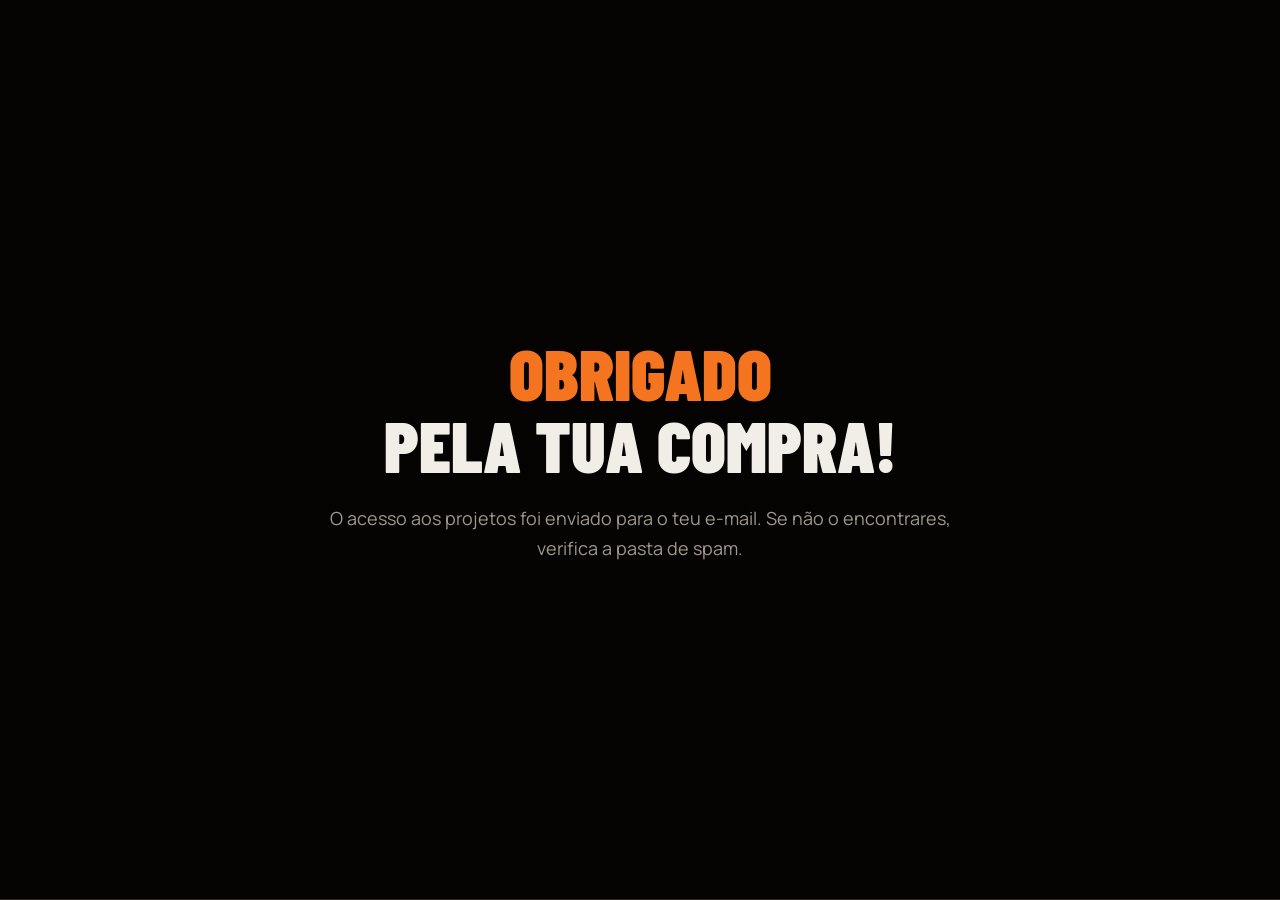
<file: obrigado/index.html>
<!DOCTYPE html>
<html lang="pt">
<head>
<meta charset="utf-8"/>
<meta name="viewport" content="width=device-width, initial-scale=1"/>
<title>Obrigado pela compra | Serralheiro PRO</title>
<meta name="robots" content="noindex, nofollow"/>
<link rel="preconnect" href="https://fonts.googleapis.com"/>
<link rel="preconnect" href="https://fonts.gstatic.com" crossorigin/>
<link rel="stylesheet" href="https://fonts.googleapis.com/css2?family=Barlow+Condensed:wght@600;700;800;900&amp;family=Manrope:wght@400;500;600;700;800&amp;display=swap"/>
<link rel="stylesheet" href="../assets/styles.css"/>
<style>.thanks{min-height:100vh;display:flex;align-items:center;justify-content:center}</style>
</head>
<body>
<main class="sales-page overflow-hidden bg-background text-foreground">
<section class="thanks section-band px-4 py-14 text-center sm:px-5">
<div class="mx-auto max-w-2xl">
<h1 class="font-display text-4xl font-black uppercase leading-none sm:text-6xl lg:text-7xl">
<span class="text-highlight">Obrigado</span><br/>pela tua compra!</h1>
<p class="mx-auto mt-6 max-w-xl text-sm leading-relaxed text-muted-foreground sm:text-lg">O acesso aos projetos foi enviado para o teu e-mail. Se não o encontrares, verifica a pasta de spam.</p>
</div>
</section>
</main>
</body>
</html>
</file>
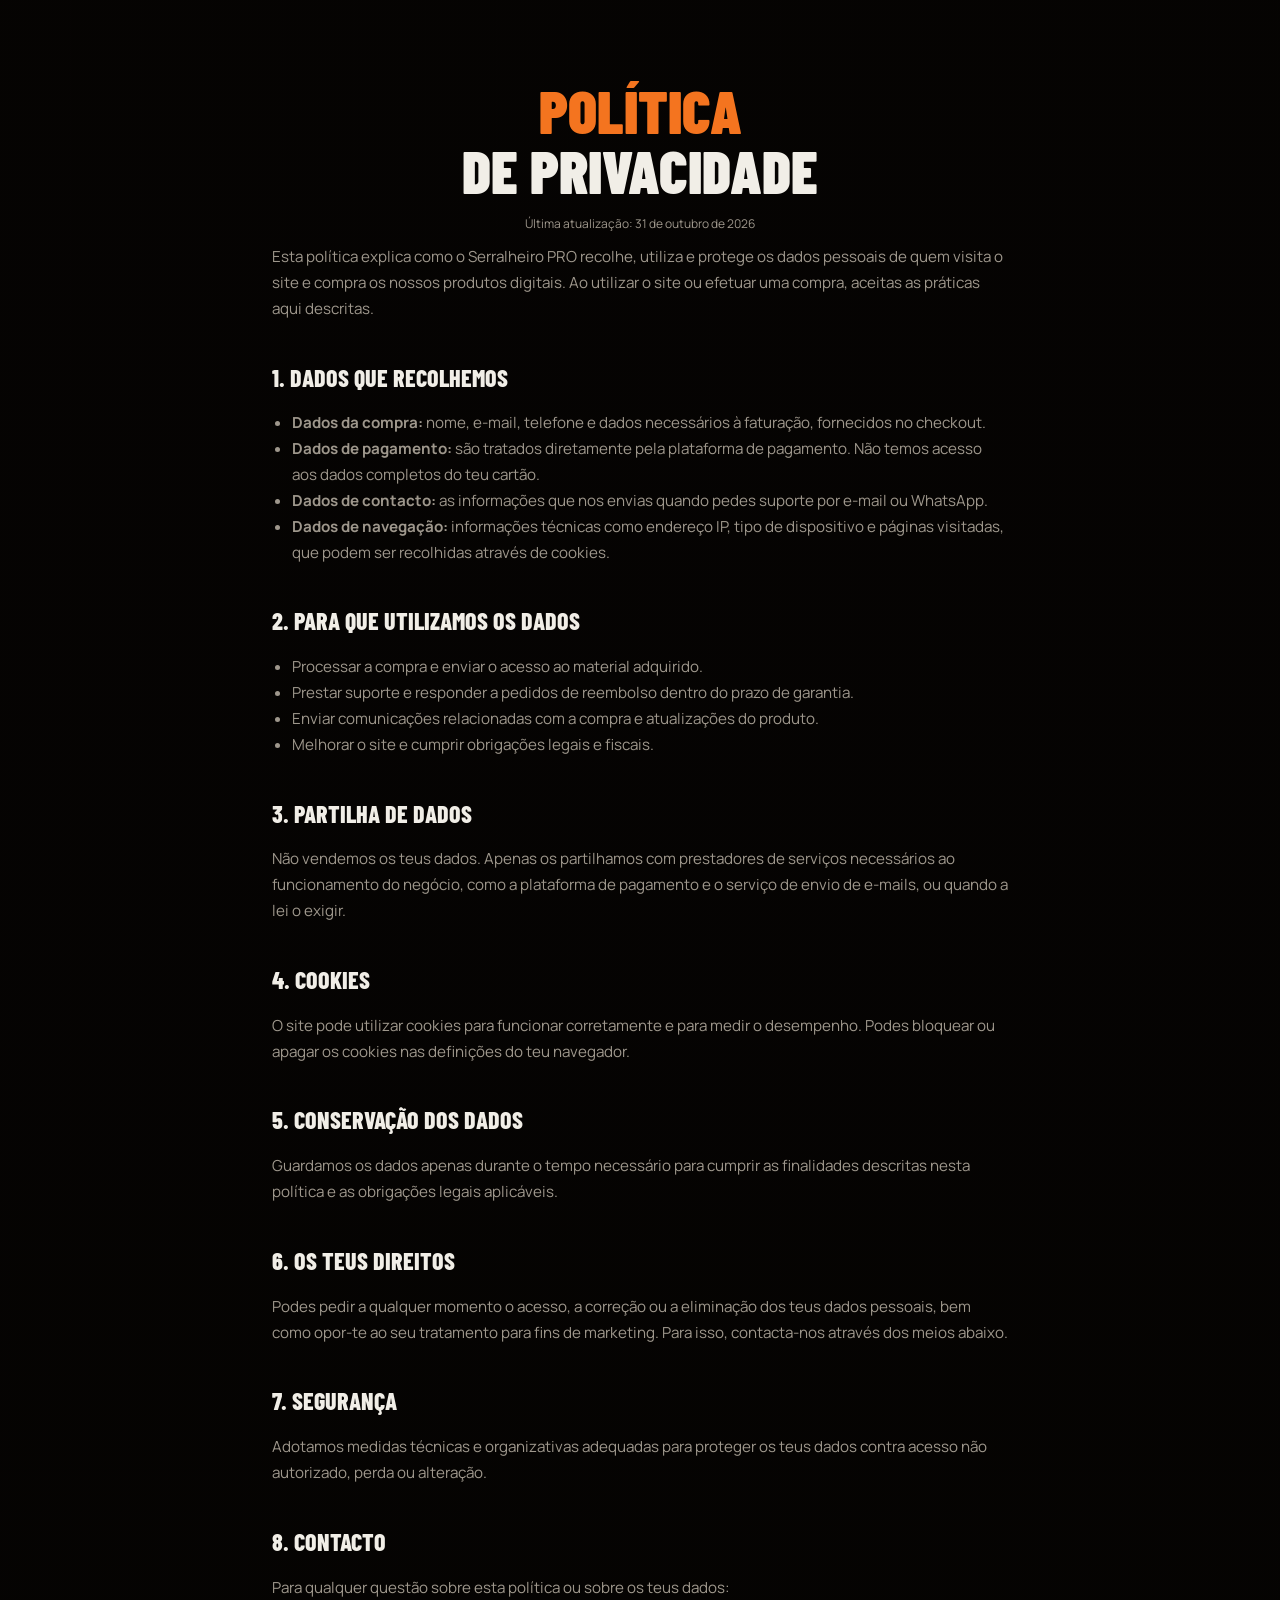
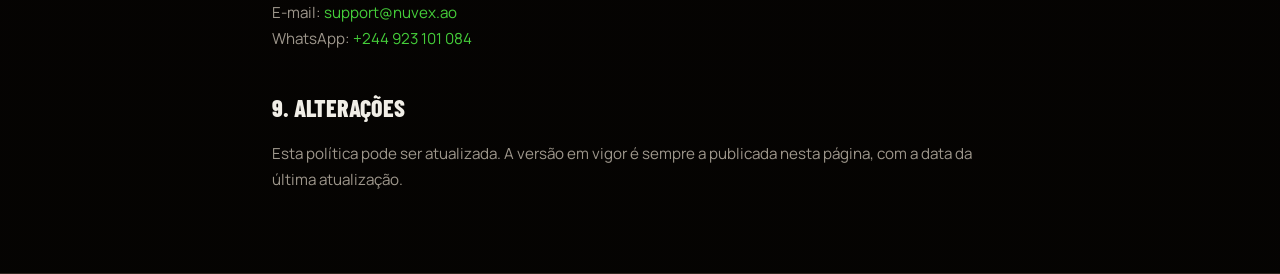
<file: privacidade/index.html>
<!DOCTYPE html>
<html lang="pt">
<head>
<meta charset="utf-8"/>
<meta name="viewport" content="width=device-width, initial-scale=1"/>
<title>Política de Privacidade | Serralheiro PRO</title>
<meta name="description" content="Como recolhemos, utilizamos e protegemos os teus dados pessoais."/>
<link rel="preconnect" href="https://fonts.googleapis.com"/>
<link rel="preconnect" href="https://fonts.gstatic.com" crossorigin/>
<link rel="stylesheet" href="https://fonts.googleapis.com/css2?family=Barlow+Condensed:wght@600;700;800;900&amp;family=Manrope:wght@400;500;600;700;800&amp;display=swap"/>
<link rel="stylesheet" href="../assets/styles.css"/>
<style>
  .policy{max-width:46rem;margin:0 auto;text-align:left;line-height:1.7;color:var(--muted-foreground);font-size:.95rem}
  .policy h2{margin-top:2.25rem;font-family:"Barlow Condensed",sans-serif;font-size:1.5rem;font-weight:800;text-transform:uppercase;color:var(--foreground)}
  .policy p,.policy ul{margin-top:.75rem}
  .policy ul{padding-left:1.25rem;list-style:disc}
  .policy a{color:var(--primary)}
</style>
</head>
<body>
<main class="sales-page overflow-hidden bg-background text-foreground">
<section class="section-band px-4 py-14 sm:px-5 sm:py-20">
<div class="mx-auto max-w-3xl text-center">
<h1 class="font-display text-4xl font-black uppercase leading-none sm:text-6xl">
<span class="text-highlight">Política</span><br/>de privacidade</h1>
<p class="mt-4 text-xs text-muted-foreground">Última atualização: 31 de outubro de 2026</p>
</div>

<div class="policy mt-10">
<p>Esta política explica como o Serralheiro PRO recolhe, utiliza e protege os dados pessoais de quem visita o site e compra os nossos produtos digitais. Ao utilizar o site ou efetuar uma compra, aceitas as práticas aqui descritas.</p>

<h2>1. Dados que recolhemos</h2>
<ul>
<li><strong>Dados da compra:</strong> nome, e-mail, telefone e dados necessários à faturação, fornecidos no checkout.</li>
<li><strong>Dados de pagamento:</strong> são tratados diretamente pela plataforma de pagamento. Não temos acesso aos dados completos do teu cartão.</li>
<li><strong>Dados de contacto:</strong> as informações que nos envias quando pedes suporte por e-mail ou WhatsApp.</li>
<li><strong>Dados de navegação:</strong> informações técnicas como endereço IP, tipo de dispositivo e páginas visitadas, que podem ser recolhidas através de cookies.</li>
</ul>

<h2>2. Para que utilizamos os dados</h2>
<ul>
<li>Processar a compra e enviar o acesso ao material adquirido.</li>
<li>Prestar suporte e responder a pedidos de reembolso dentro do prazo de garantia.</li>
<li>Enviar comunicações relacionadas com a compra e atualizações do produto.</li>
<li>Melhorar o site e cumprir obrigações legais e fiscais.</li>
</ul>

<h2>3. Partilha de dados</h2>
<p>Não vendemos os teus dados. Apenas os partilhamos com prestadores de serviços necessários ao funcionamento do negócio, como a plataforma de pagamento e o serviço de envio de e-mails, ou quando a lei o exigir.</p>

<h2>4. Cookies</h2>
<p>O site pode utilizar cookies para funcionar corretamente e para medir o desempenho. Podes bloquear ou apagar os cookies nas definições do teu navegador.</p>

<h2>5. Conservação dos dados</h2>
<p>Guardamos os dados apenas durante o tempo necessário para cumprir as finalidades descritas nesta política e as obrigações legais aplicáveis.</p>

<h2>6. Os teus direitos</h2>
<p>Podes pedir a qualquer momento o acesso, a correção ou a eliminação dos teus dados pessoais, bem como opor-te ao seu tratamento para fins de marketing. Para isso, contacta-nos através dos meios abaixo.</p>

<h2>7. Segurança</h2>
<p>Adotamos medidas técnicas e organizativas adequadas para proteger os teus dados contra acesso não autorizado, perda ou alteração.</p>

<h2>8. Contacto</h2>
<p>Para qualquer questão sobre esta política ou sobre os teus dados:<br/>
E-mail: <a href="mailto:support@nuvex.ao">support@nuvex.ao</a><br/>
WhatsApp: <a href="https://wa.me/244923101084" target="_blank" rel="noopener noreferrer">+244 923 101 084</a></p>

<h2>9. Alterações</h2>
<p>Esta política pode ser atualizada. A versão em vigor é sempre a publicada nesta página, com a data da última atualização.</p>
</div>
</section>
</main>
</body>
</html>
</file>
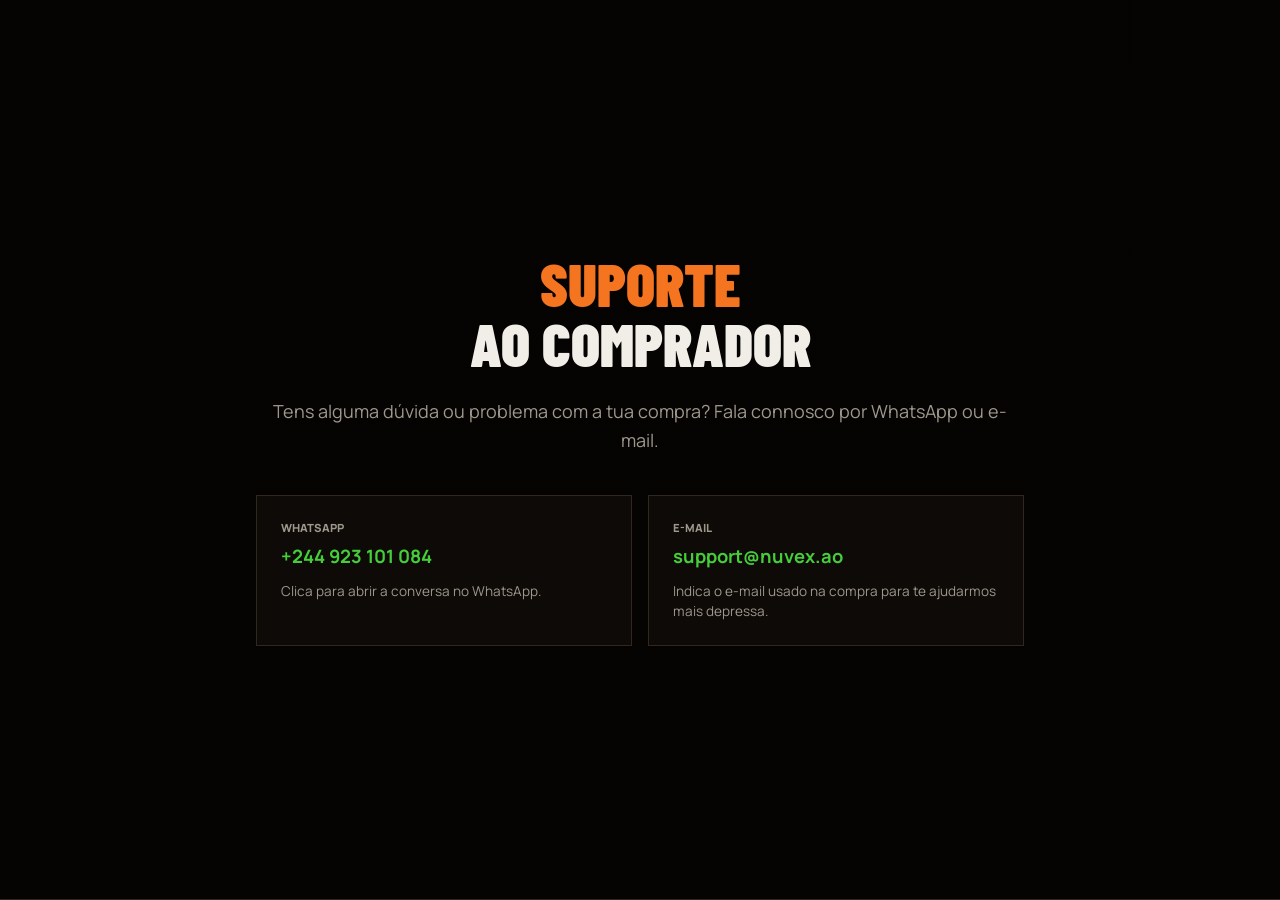
<file: suporte/index.html>
<!DOCTYPE html>
<html lang="pt">
<head>
<meta charset="utf-8"/>
<meta name="viewport" content="width=device-width, initial-scale=1"/>
<title>Suporte ao Comprador | Serralheiro PRO</title>
<meta name="description" content="Fala connosco por e-mail ou WhatsApp para qualquer dúvida sobre a tua compra."/>
<link rel="preconnect" href="https://fonts.googleapis.com"/>
<link rel="preconnect" href="https://fonts.gstatic.com" crossorigin/>
<link rel="stylesheet" href="https://fonts.googleapis.com/css2?family=Barlow+Condensed:wght@600;700;800;900&amp;family=Manrope:wght@400;500;600;700;800&amp;display=swap"/>
<link rel="stylesheet" href="../assets/styles.css"/>
<style>
  .page{min-height:100vh;display:flex;align-items:center;justify-content:center}
  .contacts{display:grid;gap:1rem;margin-top:2.5rem;text-align:left}
  @media(min-width:640px){.contacts{grid-template-columns:1fr 1fr}}
  .contact{display:block;border:1px solid var(--border);background:var(--card);padding:1.5rem;text-decoration:none;color:inherit;transition:border-color .2s}
  .contact:hover{border-color:var(--primary)}
  .contact small{display:block;font-size:.7rem;font-weight:800;text-transform:uppercase;color:var(--muted-foreground)}
  .contact strong{display:block;margin-top:.4rem;font-size:1.15rem;word-break:break-word}
  .contact span{display:block;margin-top:.6rem;font-size:.85rem;color:var(--muted-foreground)}
</style>
</head>
<body>
<main class="sales-page overflow-hidden bg-background text-foreground">
<section class="page section-band px-4 py-14 text-center sm:px-5">
<div class="mx-auto max-w-3xl">
<h1 class="font-display text-4xl font-black uppercase leading-none sm:text-6xl">
<span class="text-highlight">Suporte</span><br/>ao comprador</h1>
<p class="mx-auto mt-6 max-w-xl text-sm leading-relaxed text-muted-foreground sm:text-lg">Tens alguma dúvida ou problema com a tua compra? Fala connosco por WhatsApp ou e-mail.</p>
<div class="contacts">
<a class="contact" href="https://wa.me/244923101084?text=Ol%C3%A1!%20Comprei%20os%20projetos%20de%20serralharia%20e%20preciso%20de%20ajuda%20com%20o%20meu%20acesso." target="_blank" rel="noopener noreferrer">
<small>WhatsApp</small>
<strong class="text-primary">+244 923 101 084</strong>
<span>Clica para abrir a conversa no WhatsApp.</span>
</a>
<a class="contact" href="mailto:support@nuvex.ao?subject=Suporte%20-%20Serralheiro%20PRO">
<small>E-mail</small>
<strong class="text-primary">support@nuvex.ao</strong>
<span>Indica o e-mail usado na compra para te ajudarmos mais depressa.</span>
</a>
</div>
</div>
</section>
</main>
</body>
</html>
</file>
